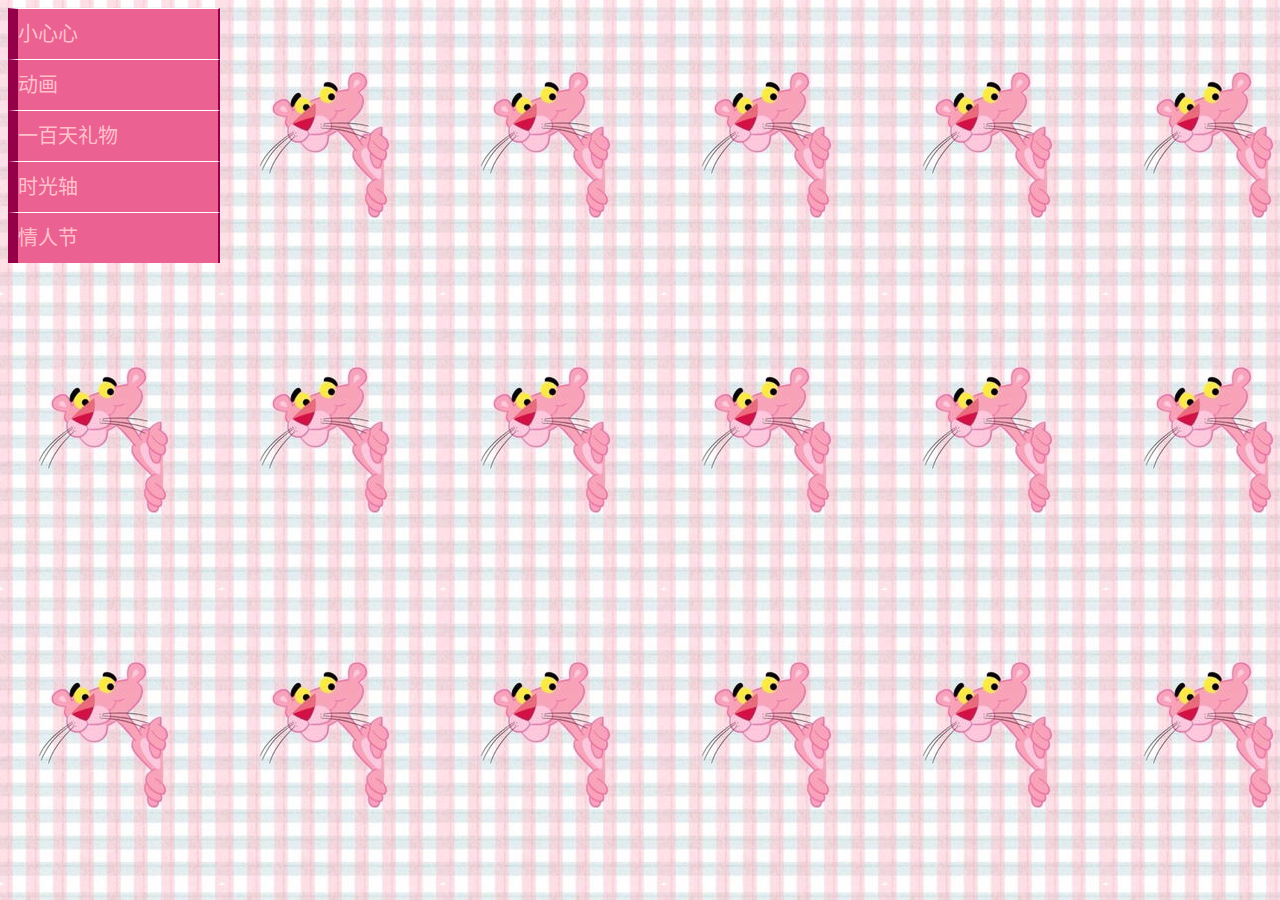
<file: love/index.html>
<!DOCTYPE html>
<html lang="zh-CN">
<head>

    <meta charset="UTF-8">
    <title>    臭居居    </title>
    <meta name="viewport" content="width=device-width, initial-scale=1, maximum-scale=1, user-scalable=no"/>
  
	 <link rel="stylesheet" href="css/uus.css">	
</head>

<body background="img/link.jpg" border="0" />

        <a href="ssh@fqj/0/index0.html" target="_blank">小心心</a>    

        <a href="ssh@fqj/1/index1.html" target="_blank">动画</a>
	
         <a href="ssh@fqj/2/index.html" target="_blank">一百天礼物</a>

          <a href="ssh@fqj/3/index.html" target="_blank">时光轴</a>

          <a href="ssh@fqj/4/index.html" target="_blank">情人节</a>	
	<br>
<!--
  <a href="ssh@fqj/3/3.zip" target="_blank">待修改</a>	
      
 -->
        
<!--
        <a href="sywj/djs/djs.html" target="_blank">2020年倒计时</a>	

	 -->

  	

</body>
</html>
</file>
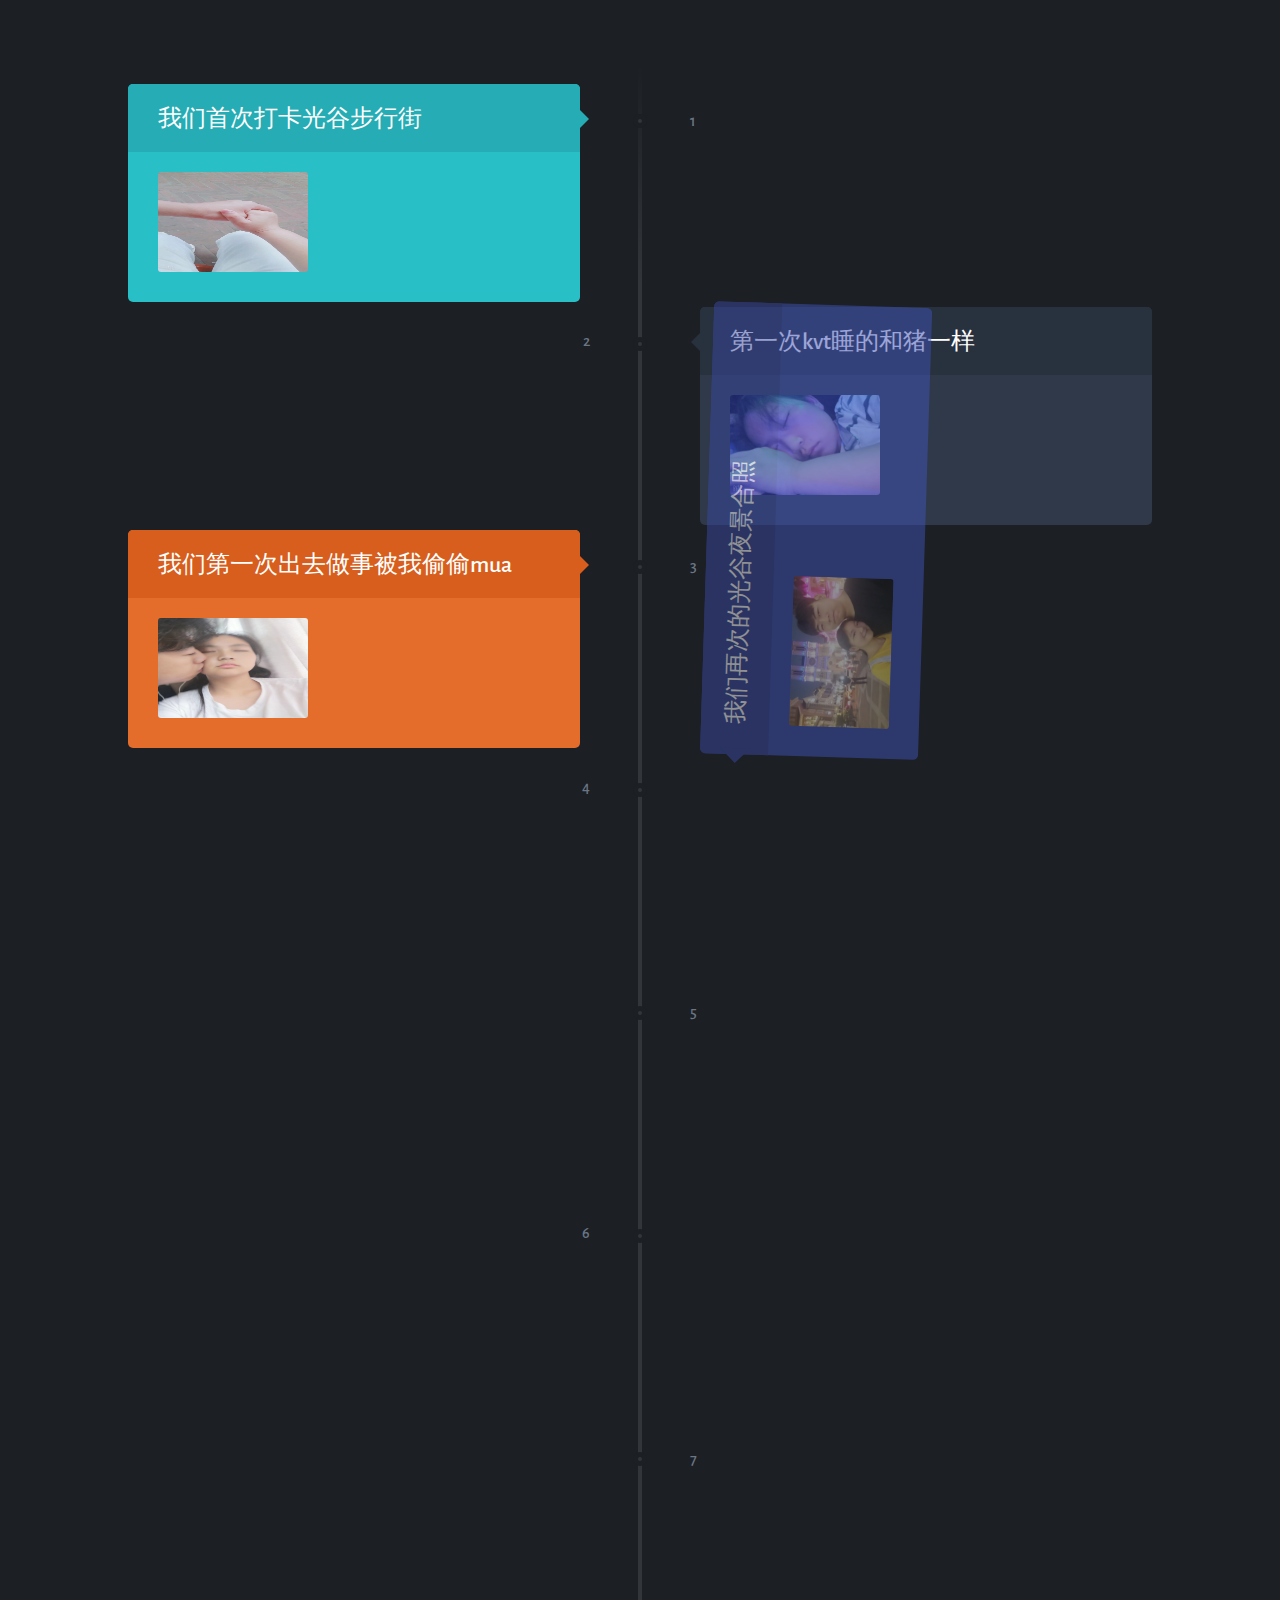
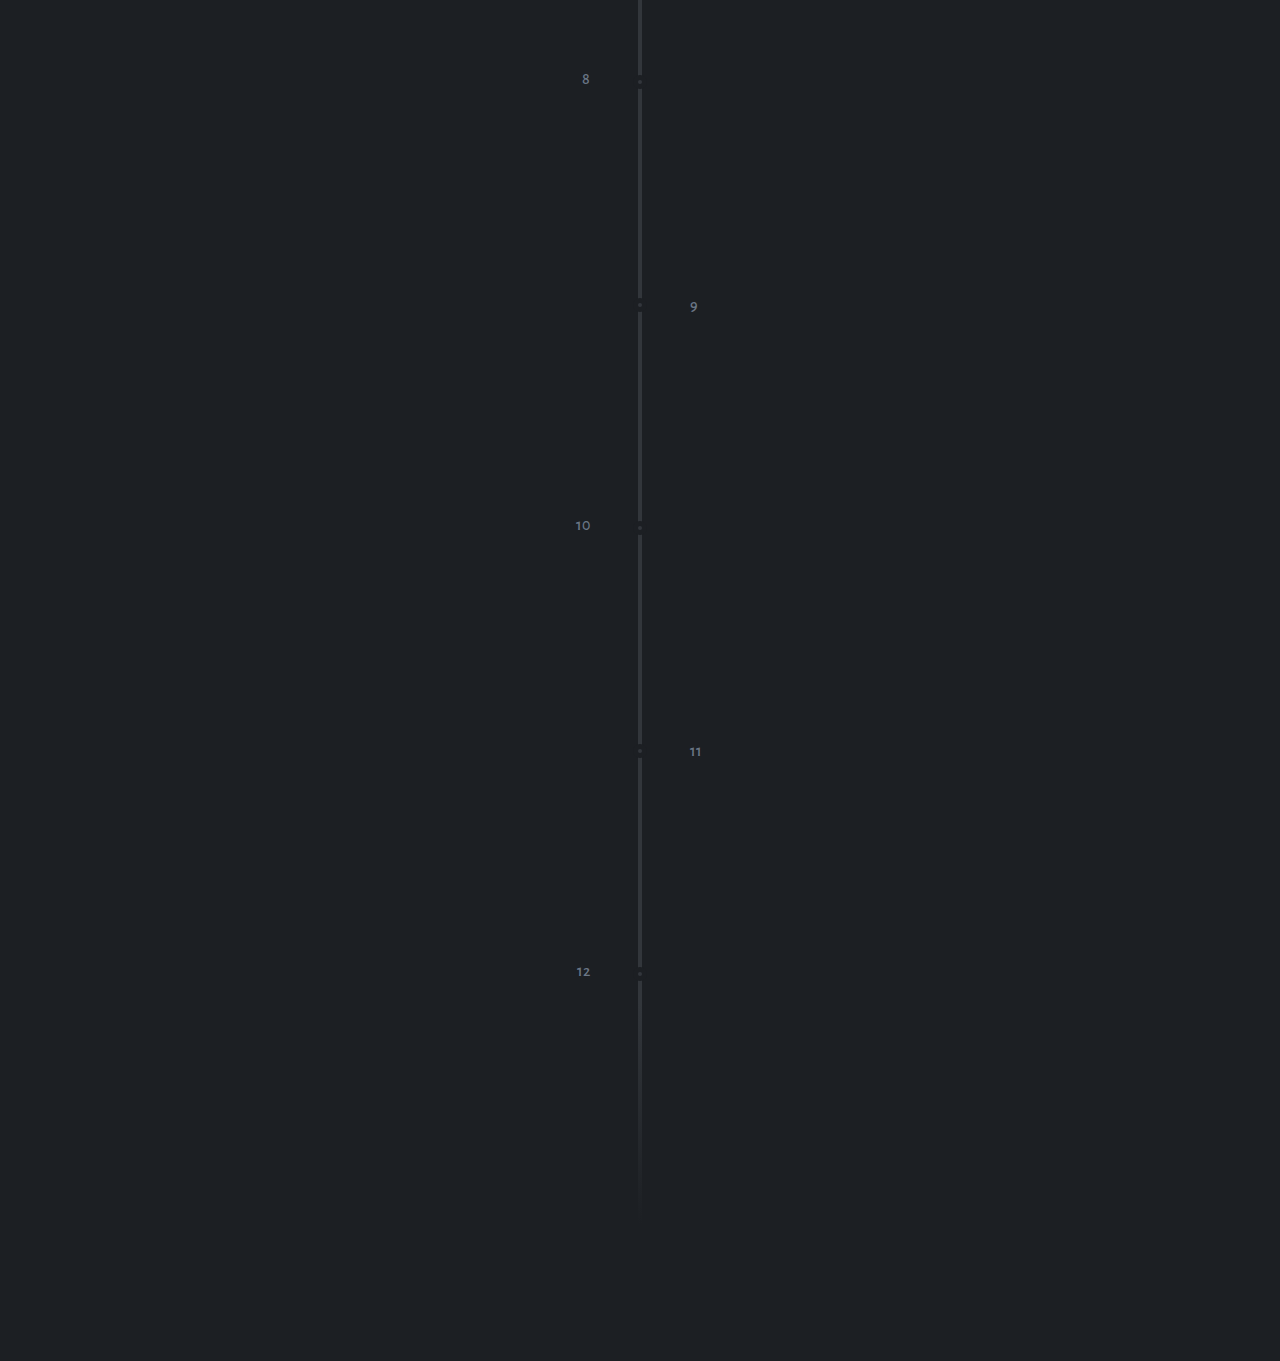
<file: love/ssh@fqj/3/index.html>
<!doctype html>
<html lang="en">
    <head>
        <meta charset="UTF-8">
        <meta name="viewport" content="width=device-width, initial-scale=1">
        <link rel="stylesheet" href="css/jazz-timeline.css">
        <title>甜蜜时刻 </title>         
    </head>
    <body class="custom-bg-dark">
        <div class="jazz-timeline-wrapper" id="skrollr-body">
            <div class="jazz-timeline dark-timeline ultimate-style">
            
                <div class="timeline-post turqoise-post">
                    <div class="timeline-meta">
                    	<div class="meta-details">1</div>
                    </div> 
                    <div class="timeline-icon icon-dot">
                        <div class="timeline-bar"></div>
                    </div>
                    <div class="timeline-content" 
                    data--20-bottom-top="opacity:0;top:-10%;transform:rotate(180deg);" 
                    data--50-bottom-bottom="opacity:1;top:3%;transform:rotate(0deg);transform-origin:0 0;">
                        <h2 class="content-title turqoise-title">我们首次打卡光谷步行街</h2>
                        <div class="content-details">
                           
							<img src="img/1/1571570728183.jpeg" width="150px" height="100px">
							
                        </div>
                    </div><!-- timeline content -->
                </div><!-- .timeline-post --> 
                
                <div class="timeline-post black-post">
                    <div class="timeline-meta">
                    	<div class="meta-details">2</div>
                    </div> 
                    <div class="timeline-icon icon-dot">
                        <div class="timeline-bar"></div>
                    </div>
                    <div class="timeline-content" 
                    data--20-bottom-top="opacity:0;top:-10%;transform:rotate(-180deg);" 
                    data--50-bottom-bottom="opacity:1;top:3%;transform:rotate(0deg);transform-origin:0 0;">
                        <h2 class="content-title black-title"> 第一次kvt睡的和猪一样</h2>
                        <div class="content-details">

								<img src="img/2/1571570740807.jpeg" width="150px" height="100px">
                        </div>
                    </div><!-- timeline content -->
                </div><!-- .timeline-post -->                            
            
                <div class="timeline-post brown-post">
                    <div class="timeline-meta">
                    	<div class="meta-details">3</div>
                    </div> 
                    <div class="timeline-icon icon-dot">
                        <div class="timeline-bar"></div>
                    </div>
                    <div class="timeline-content"  
                    data--80-bottom-top="opacity:0;top:-10%;transform:rotate(180deg);transform-origin:0 0 0 -180px;" 
                    data--80-bottom-bottom="opacity:1;top:3%;transform:rotate(0deg);transform-origin:0 0 0 0;">
                        <h2 class="content-title brown-title">我们第一次出去做事被我偷偷mua</h2>
                        <div class="content-details">
                            <img  src="img/3/1571570765744.jpeg" width="150px" height=" 100px">
                        </div>
                    </div><!-- timeline content -->
                </div><!-- .timeline-post -->             
            
                <div class="timeline-post indigo-post">
                    <div class="timeline-meta">
                    	<div class="meta-details">4</div>
                    </div> 
                    <div class="timeline-icon icon-dot">
                        <div class="timeline-bar"></div>
                    </div>
                    <div class="timeline-content" 
                    data--20-bottom-top="opacity:0;top:-10%;transform:rotate(-180deg);" 
                    data--50-bottom-bottom="opacity:1;top:3%;transform:rotate(0deg);transform-origin:0 0;">
                        <h2 class="content-title indigo-title">我们再次的光谷夜景合照</h2>
                        <div class="content-details">
                            <img src="img/4/1571570786158.jpeg" width=" 150px" height="100px" >
                        </div>
                    </div><!-- timeline content -->
                </div><!-- .timeline-post -->             
            
                <div class="timeline-post purple-post">
                    <div class="timeline-meta">
                    	<div class="meta-details">5</div>
                    </div> 
                    <div class="timeline-icon icon-dot">
                        <div class="timeline-bar"></div>
                    </div>
                    <div class="timeline-content"  
                    data--20-bottom-top="opacity:0;top:-10%;transform:rotate(180deg);" 
                    data--50-bottom-bottom="opacity:1;top:3%;transform:rotate(0deg);transform-origin:0 0;">
                        <h2 class="content-title purple-title">科技馆指尖biubiu</h2>
                        <div class="content-details">
                           <img src="img/5/1571570797831.jpeg" height="100px" width="150px" >
                        </div>
                    </div><!-- timeline content -->
                </div><!-- .timeline-post -->            
            
                <div class="timeline-post grey-post">
                    <div class="timeline-meta">
                    	<div class="meta-details">6</div>
                    </div> 
                    <div class="timeline-icon icon-dot">
                        <div class="timeline-bar"></div>
                    </div>
                    <div class="timeline-content" 
                    data--20-bottom-top="opacity:0;top:-10%;transform:rotate(-180deg);" 
                    data--50-bottom-bottom="opacity:1;top:3%;transform:rotate(0deg);transform-origin:0 0;">
                        <h2 class="content-title grey-title"> 我们首次博物馆（竟然挑逗我）</h2>
                        <div class="content-details">
                         <img src="img/6/1571570819071.jpeg" width="150px" height="100px">
                        </div>
                    </div><!-- timeline content -->
                </div><!-- .timeline-post -->             
            
                <div class="timeline-post blue-post">
                    <div class="timeline-meta">
                    	<div class="meta-details">7</div>
                    </div> 
                    <div class="timeline-icon icon-dot">
                        <div class="timeline-bar"></div>
                    </div>
                    <div class="timeline-content"  
                   data--20-bottom-top="opacity:0;top:-10%;transform:rotate(180deg);" 
                    data--50-bottom-bottom="opacity:1;top:3%;transform:rotate(0deg);transform-origin:0 0;">
                        <h2 class="content-title blue-title"> 我看你就是一头猪 </h2>
                        <div class="content-details">
                           <img src="img/7/1571570829047.jpeg" width=" 150px" height="100px">
                        </div>
                    </div><!-- timeline content -->
                </div><!-- .timeline-post -->            
            
                <div class="timeline-post red-post">
                    <div class="timeline-meta">
                    	<div class="meta-details">8</div>
                    </div> 
                    <div class="timeline-icon icon-dot">
                        <div class="timeline-bar"></div>
                    </div>
                    <div class="timeline-content" 
                    data--20-bottom-top="opacity:0;top:-10%;transform:rotate(-180deg);" 
                    data--50-bottom-bottom="opacity:1;top:3%;transform:rotate(0deg);transform-origin:0 0;">
                        <h2 class="content-title red-title"> 首次打卡武大 </h2>
                        <div class="content-details">
                           <img src="img/11/1571570977073.jpeg"  width="150px" height="100px">
                        </div>
                    </div><!-- timeline content -->
                </div><!-- .timeline-post -->
                
                <div class="timeline-post orange-post">
                    <div class="timeline-meta">
                    	<div class="meta-details">9</div>
                    </div>   
                    <div class="timeline-icon icon-dot">
                        <div class="timeline-bar"></div>
                    </div>                    
                    <div class="timeline-content"  
                    data--20-bottom-top="opacity:0;top:-10%;transform:rotate(180deg);" 
                    data--50-bottom-bottom="opacity:1;top:3%;transform:rotate(0deg);transform-origin:0 0;">
                        <h2 class="content-title orange-title"> 如此像你的娃娃也就这个了</h2>
                        <div class="content-details">
                            <img src="img/8/1571570851918.jpeg"  width="150px " height=" 100px">
                        </div>
                    </div><!-- timeline content -->
                </div><!-- .timeline-post -->
                
                <div class="timeline-post opal-post">
                    <div class="timeline-meta">
                    	<div class="meta-details">10</div>
                    </div>                 
                    <div class="timeline-icon icon-dot">
                        <div class="timeline-bar"></div>
                    </div>
                    <div class="timeline-content" 
                    data--20-bottom-top="opacity:0;top:-10%;transform:rotate(-180deg);" 
                    data--50-bottom-bottom="opacity:1;top:3%;transform:rotate(0deg);transform-origin:0 0;">
                        <h2 class="content-title opal-title">咱的首次女装（老脸一红） </h2>
                        <div class="content-details">
                            <img src="img/9/1571570869118.jpeg" width="150px" height=" 100px">
								
                        </div>
                    </div><!-- timeline content -->
                </div><!-- .timeline-post --> 
                
                <div class="timeline-post green-post">
                    <div class="timeline-meta">
                    	<div class="meta-details">11</div>
                    </div>                 
                    <div class="timeline-icon icon-dot">
                        <div class="timeline-bar"></div>
                    </div>
                    <div class="timeline-content"  
                    data--20-bottom-top="opacity:0;top:-10%;transform:rotate(180deg);" 
                    data--50-bottom-bottom="opacity:1;top:3%;transform:rotate(0deg);transform-origin:0 0;">
                        <h2 class="content-title green-title"> 咱们的第一套情侣装</h2>
                        <div class="content-details">
                          <img src="img/9/1571570872819.jpeg" width="150px" height="100px">
                        </div>
                    </div><!-- timeline content -->
                </div><!-- .timeline-post --> 
                
                
                <div class="timeline-post pink-post">
                    <div class="timeline-meta">
                    	<div class="meta-details">12</div>
                    </div>                 
                    <div class="timeline-icon icon-dot">
                        <div class="timeline-bar"></div>
                    </div>
                    <div class="timeline-content" 
                    data--20-bottom-top="opacity:0;top:-10%;transform:rotate(-180deg);" 
                    data--50-bottom-bottom="opacity:1;top:3%;transform:rotate(0deg);transform-origin:0 0;">
                        <h2 class="content-title pink-title">我们blingbling的背景</h2>
                        <div class="content-details">
                           <p>也是你给你家里看到的照片</p>
							<img src="img/10/1571570885146.jpeg"  width="150px" height=" 100px">
                        </div>
                    </div><!-- timeline content -->
                </div><!-- .timeline-post --> 
                                                         
            </div><!-- .timeline -->
        </div><!-- .jazz-timeline-wrapper -->
		<script type="text/javascript" src="js/skrollr.min.js"></script>
        <script type="text/javascript">
        	var s = skrollr.init();
        </script>
    </body>
</html>
</file>
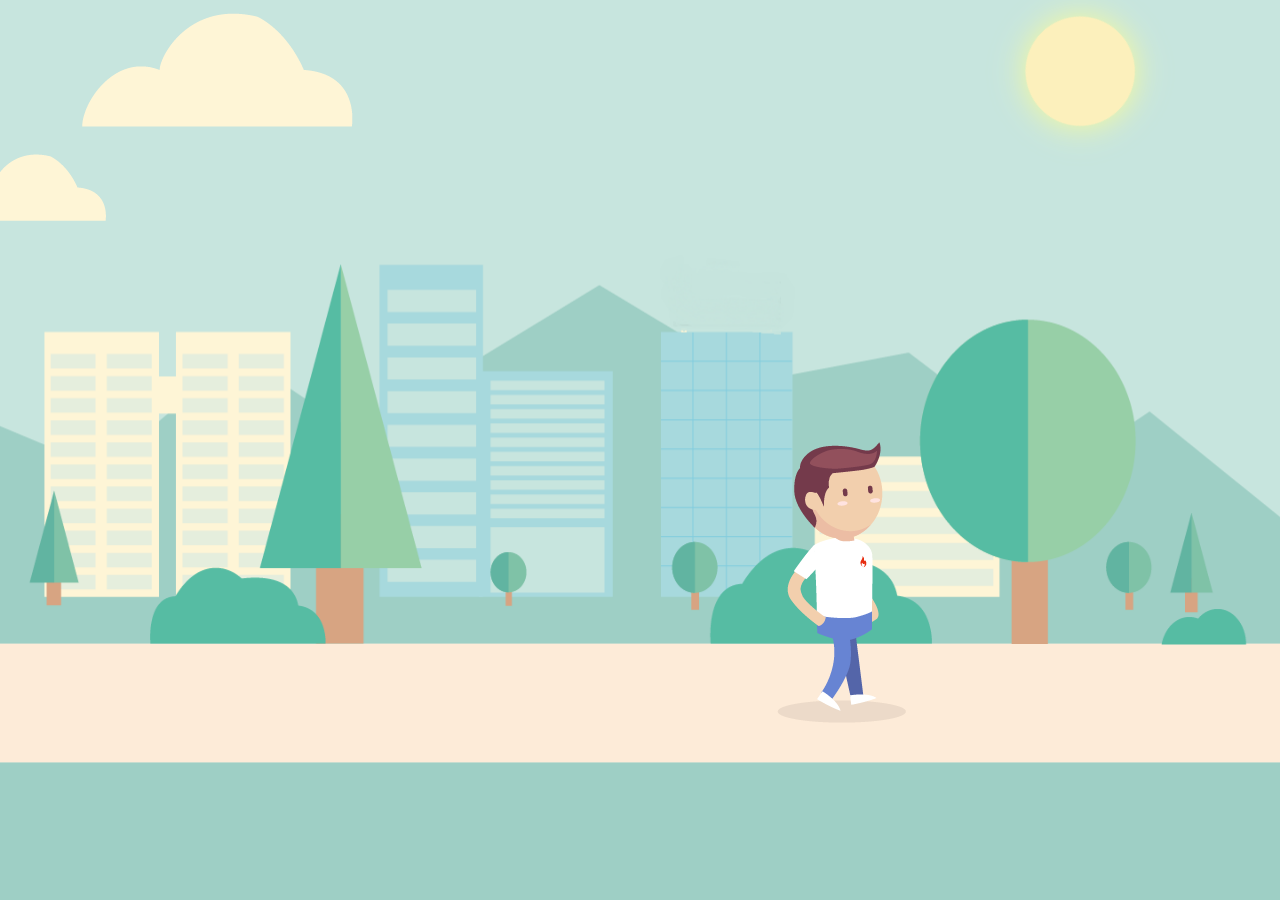
<file: love/ssh@fqj/1/index1.html>
﻿<!DOCTYPE html>
<html>
<head>
<meta http-equiv="Content-type" content="text/html; charset=utf-8" />
<title>付巧军我是你的小媳妇</title>

<link rel='stylesheet' href='css/55c16d94000109f300000000.css' />
<link rel='stylesheet' href='css/55c16dab0001286100000000.css' />
<link rel='stylesheet' href='css/55c16dc00001fa1a00000000.css' />
<link rel='stylesheet' href='css/55c16dda0001113100000000.css' />

<script type="text/javascript" src="js/55ac9a860001a6c500000000.js"></script>
<script type="text/javascript" src="js/55ac9ea30001ace700000000.js"></script>
<script type="text/javascript" src="js/55c16c910001e21b00000000.js"></script>

</head>

<body>
<div id='content'>
    <ul class='content-wrap'>
        <!-- 第一副画面 -->
        <li>
            <!-- 背景图 -->
            <div class="a_background">
                <div class="a_background_top"></div>
                <div class="a_background_middle"></div>
                <div class="a_background_botton"></div>
            </div>
            <!-- 云 -->
            <div class="cloudArea">
                <div class="cloud cloud1"></div>
                <div class="cloud cloud2"></div>
            </div>
            <!-- 太阳 -->
            <div id="sun"></div>
        </li>
        <!-- 第二副画面 -->
        <li>
            <!-- 背景图 -->
            <div class="b_background"></div>
            <div class="b_background_preload"></div>
            <!-- 商店 -->
            <div class="shop">
                <div class="door">
                    <div class="door-left"></div>
                    <div class="door-right"></div>
                </div>
                <!-- 灯 -->
                <div class="lamp"></div>
            </div>
            <!-- 鸟 -->
            <div class="bird"></div>
        </li>
        <!-- 第三副画面 -->
        <li>
            <!-- 背景图 -->
            <div class="c_background">
                <div class="c_background_top"></div>
                <div class="c_background_middle"></div>
                <div class="c_background_botton"></div>
            </div>
            <!-- 小女孩 -->
            <div class="girl"></div>
            <div class="bridge-bottom">
                <div class="water">
                    <div id="water1" class="water_1"></div>
                    <div id="water2" class="water_2"></div>
                    <div id="water3" class="water_3"></div>
                    <div id="water4" class="water_4"></div>
                </div>
            </div>
            <!-- 星星 -->
            <ul class="stars">
                <li class="stars1"></li>
                <li class="stars2"></li>
                <li class="stars3"></li>
                <li class="stars4"></li>
                <li class="stars5"></li>
                <li class="stars6"></li>
            </ul>
       
            <div class="logo">其实并不帅但是自称长得非常帅的宋世豪送给❥付巧军</div>
        </li>
    </ul>
    <!-- 雪花 -->
    <div id="snowflake"></div>
    <!-- 小男孩 -->
    <div id="boy" class="charector"></div>
</div>

<div style="text-align:center;">
<p> <a target="_blank">付巧军</a></p>
</div>

</body>
</html>
</file>
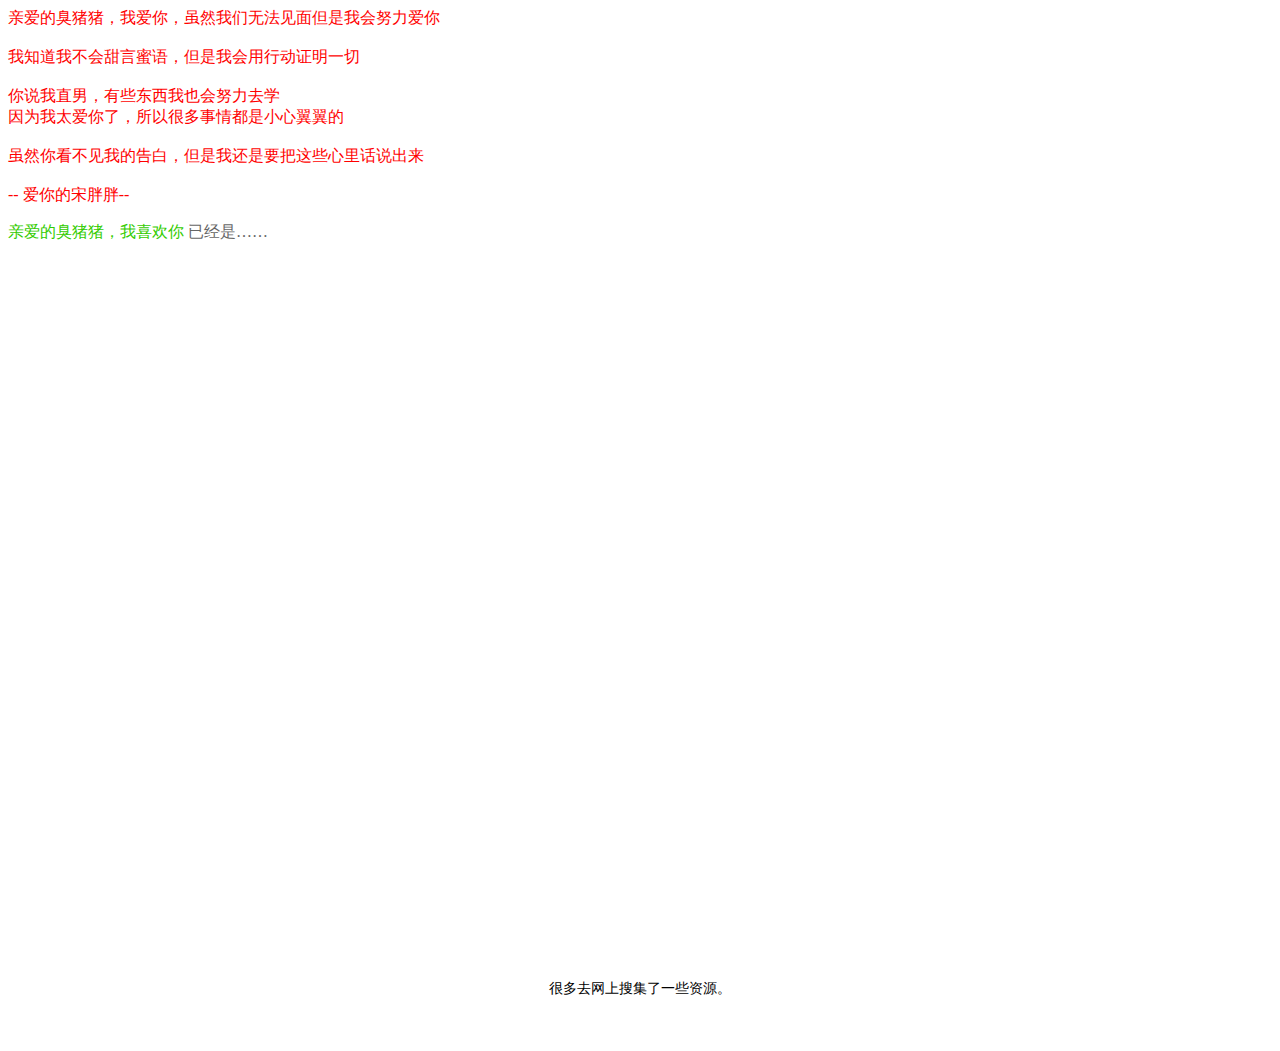
<file: love/ssh@fqj/4/a.html>
<!DOCTYPE html PUBLIC "-//W3C//DTD XHTML 1.0 Strict//EN" "http://www.w3.org/TR/xhtml1/DTD/xhtml1-strict.dtd">
<html xml:lang="en" xmlns="http://www.w3.org/1999/xhtml"><head><meta http-equiv="Content-Type" content="text/html; charset=UTF-8">
		<title>情人节</title>
        <link type="text/css" rel="stylesheet" href="http://xcdn.php.cn/js/qita/jQueryHtml5%E5%94%AF%E7%BE%8E%E8%A1%A8%E7%99%BD%E5%8A%A8%E7%94%BB%E4%BB%A3%E7%A0%81/js/default.css">
		<script type="text/javascript" src="http://xcdn.php.cn/js/qita/jQueryHtml5%E5%94%AF%E7%BE%8E%E8%A1%A8%E7%99%BD%E5%8A%A8%E7%94%BB%E4%BB%A3%E7%A0%81/js/jquery.min.js"></script>
		<script type="text/javascript" src="http://xcdn.php.cn/js/qita/jQueryHtml5%E5%94%AF%E7%BE%8E%E8%A1%A8%E7%99%BD%E5%8A%A8%E7%94%BB%E4%BB%A3%E7%A0%81/js/jscex.min.js"></script>
		<script type="text/javascript" src="http://xcdn.php.cn/js/qita/jQueryHtml5%E5%94%AF%E7%BE%8E%E8%A1%A8%E7%99%BD%E5%8A%A8%E7%94%BB%E4%BB%A3%E7%A0%81/js/jscex-parser.js"></script>
		<script type="text/javascript" src="http://xcdn.php.cn/js/qita/jQueryHtml5%E5%94%AF%E7%BE%8E%E8%A1%A8%E7%99%BD%E5%8A%A8%E7%94%BB%E4%BB%A3%E7%A0%81/js/jscex-jit.js"></script>
		<script type="text/javascript" src="http://xcdn.php.cn/js/qita/jQueryHtml5%E5%94%AF%E7%BE%8E%E8%A1%A8%E7%99%BD%E5%8A%A8%E7%94%BB%E4%BB%A3%E7%A0%81/js/jscex-builderbase.min.js"></script>
		<script type="text/javascript" src="http://xcdn.php.cn/js/qita/jQueryHtml5%E5%94%AF%E7%BE%8E%E8%A1%A8%E7%99%BD%E5%8A%A8%E7%94%BB%E4%BB%A3%E7%A0%81/js/jscex-async.min.js"></script>
		<script type="text/javascript" src="http://xcdn.php.cn/js/qita/jQueryHtml5%E5%94%AF%E7%BE%8E%E8%A1%A8%E7%99%BD%E5%8A%A8%E7%94%BB%E4%BB%A3%E7%A0%81/js/jscex-async-powerpack.min.js" charset="utf-8"></script>
		<script type="text/javascript" src="http://xcdn.php.cn/js/qita/jQueryHtml5%E5%94%AF%E7%BE%8E%E8%A1%A8%E7%99%BD%E5%8A%A8%E7%94%BB%E4%BB%A3%E7%A0%81/js/love.js" charset="utf-8"></script>
	    <style type="text/css">
<!--
.STYLE1 {color: #666666}
-->
        </style>
</head>
    <body>
			<audio autoplay="autopaly">
					<source src="renxi.mp3" type="renxi.mp3" />
			</audio>  
        <div id="main">
        
             <div id="wrap">
                <div id="text">
			        <div id="code">
			      <font color="#FF0000">  	<span class="say">亲爱的臭猪猪，我爱你，虽然我们无法见面但是我会努力爱你</span><br>
						<span class="say"> </span><br>
<span class="say"> 我知道我不会甜言蜜语，但是我会用行动证明一切</span><br>
						<span class="say"> </span><br>
						
						
			        	
			        	<span class="say">你说我直男，有些东西我也会努力去学</span><br>
<span class="say">因为我太爱你了，所以很多事情都是小心翼翼的</span><br>
<span class="say"></span><br>

 <span class="say">虽然你看不见我的告白，但是我还是要把这些心里话说出来</span><br>
						<span class="say"> </span><br>
                        <span class="say"><span class="space"></span> -- 爱你的宋胖胖--</span>
			  </font></p>
      </div>
                </div>
                <div id="clock-box">
                    <span class="STYLE1"></span><font color="#33CC00">亲爱的臭猪猪，我喜欢你</font>
<span class="STYLE1">已经是……</span>
                  <div id="clock"></div>
              </div>
                <canvas id="canvas" width="1100" height="680"></canvas>
            </div>
            
        </div>
    
    <script>
    </script>

    <script>
    (function(){
        var canvas = $('#canvas');
		
        if (!canvas[0].getContext) {
            $("#error").show();
            return false;        }

        var width = canvas.width();
        var height = canvas.height();        
        canvas.attr("width", width);
        canvas.attr("height", height);
        var opts = {
            seed: {
                x: width / 2 - 20,
                color: "rgb(190, 26, 37)",
                scale: 2
            },
            branch: [
                [535, 680, 570, 250, 500, 200, 30, 100, [
                    [540, 500, 455, 417, 340, 400, 13, 100, [
                        [450, 435, 434, 430, 394, 395, 2, 40]
                    ]],
                    [550, 445, 600, 356, 680, 345, 12, 100, [
                        [578, 400, 648, 409, 661, 426, 3, 80]
                    ]],
                    [539, 281, 537, 248, 534, 217, 3, 40],
                    [546, 397, 413, 247, 328, 244, 9, 80, [
                        [427, 286, 383, 253, 371, 205, 2, 40],
                        [498, 345, 435, 315, 395, 330, 4, 60]
                    ]],
                    [546, 357, 608, 252, 678, 221, 6, 100, [
                        [590, 293, 646, 277, 648, 271, 2, 80]
                    ]]
                ]] 
            ],
            bloom: {
                num: 700,
                width: 1080,
                height: 650,
            },
            footer: {
                width: 1200,
                height: 5,
                speed: 10,
            }
        }

        var tree = new Tree(canvas[0], width, height, opts);
        var seed = tree.seed;
        var foot = tree.footer;
        var hold = 1;

        canvas.click(function(e) {
            var offset = canvas.offset(), x, y;
            x = e.pageX - offset.left;
            y = e.pageY - offset.top;
            if (seed.hover(x, y)) {
                hold = 0; 
                canvas.unbind("click");
                canvas.unbind("mousemove");
                canvas.removeClass('hand');
            }
        }).mousemove(function(e){
            var offset = canvas.offset(), x, y;
            x = e.pageX - offset.left;
            y = e.pageY - offset.top;
            canvas.toggleClass('hand', seed.hover(x, y));
        });

        var seedAnimate = eval(Jscex.compile("async", function () {
            seed.draw();
            while (hold) {
                $await(Jscex.Async.sleep(10));
            }
            while (seed.canScale()) {
                seed.scale(0.95);
                $await(Jscex.Async.sleep(10));
            }
            while (seed.canMove()) {
                seed.move(0, 2);
                foot.draw();
                $await(Jscex.Async.sleep(10));
            }
        }));

        var growAnimate = eval(Jscex.compile("async", function () {
            do {
    	        tree.grow();
                $await(Jscex.Async.sleep(10));
            } while (tree.canGrow());
        }));

        var flowAnimate = eval(Jscex.compile("async", function () {
            do {
    	        tree.flower(2);
                $await(Jscex.Async.sleep(10));
            } while (tree.canFlower());
        }));

        var moveAnimate = eval(Jscex.compile("async", function () {
            tree.snapshot("p1", 240, 0, 610, 680);
            while (tree.move("p1", 500, 0)) {
                foot.draw();
                $await(Jscex.Async.sleep(10));
            }
            foot.draw();
            tree.snapshot("p2", 500, 0, 610, 680);

            // 会有闪烁不得意这样做, (＞﹏＜)
            canvas.parent().css("background", "url(" + tree.toDataURL('image/png') + ")");
            canvas.css("background", "#ffe");
            $await(Jscex.Async.sleep(300));
            canvas.css("background", "none");
        }));

        var jumpAnimate = eval(Jscex.compile("async", function () {
            var ctx = tree.ctx;
            while (true) {
                tree.ctx.clearRect(0, 0, width, height);
                tree.jump();
                foot.draw();
                $await(Jscex.Async.sleep(25));
            }
        }));

        var textAnimate = eval(Jscex.compile("async", function () {
		    var together = new Date();
		    together.setFullYear(2019, 6 , 12); 			//时间年月日
		    together.setHours(16);						//小时	
		    together.setMinutes(53);					//分钟
		    together.setSeconds(0);					//秒前一位
		    together.setMilliseconds(2);				//秒第二位

		    $("#code").show().typewriter();
            $("#clock-box").fadeIn(500);
            while (true) {
                timeElapse(together);
                $await(Jscex.Async.sleep(1000));
            }
        }));

        var runAsync = eval(Jscex.compile("async", function () {
            $await(seedAnimate());
            $await(growAnimate());
            $await(flowAnimate());
            $await(moveAnimate());

            textAnimate().start();

            $await(jumpAnimate());
        }));

        runAsync().start();
    })();
    </script>
<div style="text-align:center;margin:50px 0; font:normal 14px/24px 'MicroSoft YaHei';">
<p>很多去网上搜集了一些资源。</p>

</div>
</body>
</html>
</file>
<file: love/css/uus.css>
/* CSS Document */

  *{
  	font-family: 楷体
  	color: #000000;
  }
  a{
        background-color: #ea6192;
        display: block;
        height: 50px;
        width: 200px;
        line-height: 50px;
        text-decoration:none;
        color: #fff;
        border-left: 10px solid #950148;
        border-right: 2px solid #950148;
        border-top:  1px solid #fff;
    }
  a:link{
  	font-family: 楷书;
  	font-size: 20px;
  	color: pink;
  }
  a:visited{
  	font-family: 宋体;
  	font-size: 24px;
  	color: pink;
  }
  a:focus{
  	font-size: 30px;
  	font-family: 魏体;
  	color: red;
  }
  a:hover{
    background-color: #c3045f;
  	font-size: 24px;
  	font-family: 柳体;
  	color: green;
  }
  a:active{
  	font-family: "黑体";
  	font-size: 30px;
  	color: blue;
  	background-color: pink;
  }
</file>
<file: love/ssh@fqj/3/css/jazz-timeline.css>
@import "https://fonts.useso.com/css?family=Work+Sans:400,300,500";@import "https://fonts.useso.com/css?family=Arvo:400,400italic,700";@import "https://fonts.googleapis.com/css?family=PT+Serif:400,400italic,700";@import "https://fonts.googleapis.com/css?family=Alegreya+Sans:400,300,300italic,400italic,500,500italic,700,700italic";@font-face{font-family:'FontAwesome';src:url(../fonts/fontawesome/fontawesome-webfont.eot?v=4.5.0);src:url(../fonts/fontawesome/fontawesome-webfont.eot?#iefix&v=4.5.0) format("embedded-opentype"),url(../fonts/fontawesome/fontawesome-webfont.woff2?v=4.5.0) format("woff2"),url(../fonts/fontawesome/fontawesome-webfont.woff?v=4.5.0) format("woff"),url(../fonts/fontawesome/fontawesome-webfont.ttf?v=4.5.0) format("truetype"),url(../fonts/fontawesome/fontawesome-webfont.svg?v=4.5.0#fontawesomeregular) format("svg");font-weight:400;font-style:normal}.fa{display:inline-block;font:normal normal normal 14px/1 FontAwesome;font-size:inherit;text-rendering:auto;-webkit-font-smoothing:antialiased;-moz-osx-font-smoothing:grayscale}.fa-lg{font-size:1.33333333em;line-height:.75em;vertical-align:-15%}.fa-2x{font-size:2em}.fa-3x{font-size:3em}.fa-4x{font-size:4em}.fa-5x{font-size:5em}.fa-fw{width:1.28571429em;text-align:center}.fa-ul{padding-left:0;margin-left:2.14285714em;list-style-type:none}.fa-ul>li{position:relative}.fa-li{position:absolute;left:-2.14285714em;width:2.14285714em;top:.14285714em;text-align:center}.fa-li.fa-lg{left:-1.85714286em}.fa-border{padding:.2em .25em .15em;border:solid .08em #eee;border-radius:.1em}.fa-pull-left{float:left}.fa-pull-right{float:right}.fa.fa-pull-left{margin-right:.3em}.fa.fa-pull-right{margin-left:.3em}.pull-right{float:right}.pull-left{float:left}.fa.pull-left{margin-right:.3em}.fa.pull-right{margin-left:.3em}.fa-spin{-webkit-animation:fa-spin 2s infinite linear;animation:fa-spin 2s infinite linear}.fa-pulse{-webkit-animation:fa-spin 1s infinite steps(8);animation:fa-spin 1s infinite steps(8)}@-webkit-keyframes fa-spin{0%{-webkit-transform:rotate(0deg);transform:rotate(0deg)}100%{-webkit-transform:rotate(359deg);transform:rotate(359deg)}}@keyframes fa-spin{0%{-webkit-transform:rotate(0deg);transform:rotate(0deg)}100%{-webkit-transform:rotate(359deg);transform:rotate(359deg)}}.fa-rotate-90{filter:progid:DXImageTransform.Microsoft.BasicImage(rotation=1);-webkit-transform:rotate(90deg);-ms-transform:rotate(90deg);transform:rotate(90deg)}.fa-rotate-180{filter:progid:DXImageTransform.Microsoft.BasicImage(rotation=2);-webkit-transform:rotate(180deg);-ms-transform:rotate(180deg);transform:rotate(180deg)}.fa-rotate-270{filter:progid:DXImageTransform.Microsoft.BasicImage(rotation=3);-webkit-transform:rotate(270deg);-ms-transform:rotate(270deg);transform:rotate(270deg)}.fa-flip-horizontal{filter:progid:DXImageTransform.Microsoft.BasicImage(rotation=0,mirror=1);-webkit-transform:scale(-1,1);-ms-transform:scale(-1,1);transform:scale(-1,1)}.fa-flip-vertical{filter:progid:DXImageTransform.Microsoft.BasicImage(rotation=2,mirror=1);-webkit-transform:scale(1,-1);-ms-transform:scale(1,-1);transform:scale(1,-1)}:root .fa-rotate-90,:root .fa-rotate-180,:root .fa-rotate-270,:root .fa-flip-horizontal,:root .fa-flip-vertical{filter:none}.fa-stack{position:relative;display:inline-block;width:2em;height:2em;line-height:2em;vertical-align:middle}.fa-stack-1x,.fa-stack-2x{position:absolute;left:0;width:100%;text-align:center}.fa-stack-1x{line-height:inherit}.fa-stack-2x{font-size:2em}.fa-inverse{color:#fff}.fa-glass:before{content:"\f000"}.fa-music:before{content:"\f001"}.fa-search:before{content:"\f002"}.fa-envelope-o:before{content:"\f003"}.fa-heart:before{content:"\f004"}.fa-star:before{content:"\f005"}.fa-star-o:before{content:"\f006"}.fa-user:before{content:"\f007"}.fa-film:before{content:"\f008"}.fa-th-large:before{content:"\f009"}.fa-th:before{content:"\f00a"}.fa-th-list:before{content:"\f00b"}.fa-check:before{content:"\f00c"}.fa-remove:before,.fa-close:before,.fa-times:before{content:"\f00d"}.fa-search-plus:before{content:"\f00e"}.fa-search-minus:before{content:"\f010"}.fa-power-off:before{content:"\f011"}.fa-signal:before{content:"\f012"}.fa-gear:before,.fa-cog:before{content:"\f013"}.fa-trash-o:before{content:"\f014"}.fa-home:before{content:"\f015"}.fa-file-o:before{content:"\f016"}.fa-clock-o:before{content:"\f017"}.fa-road:before{content:"\f018"}.fa-download:before{content:"\f019"}.fa-arrow-circle-o-down:before{content:"\f01a"}.fa-arrow-circle-o-up:before{content:"\f01b"}.fa-inbox:before{content:"\f01c"}.fa-play-circle-o:before{content:"\f01d"}.fa-rotate-right:before,.fa-repeat:before{content:"\f01e"}.fa-refresh:before{content:"\f021"}.fa-list-alt:before{content:"\f022"}.fa-lock:before{content:"\f023"}.fa-flag:before{content:"\f024"}.fa-headphones:before{content:"\f025"}.fa-volume-off:before{content:"\f026"}.fa-volume-down:before{content:"\f027"}.fa-volume-up:before{content:"\f028"}.fa-qrcode:before{content:"\f029"}.fa-barcode:before{content:"\f02a"}.fa-tag:before{content:"\f02b"}.fa-tags:before{content:"\f02c"}.fa-book:before{content:"\f02d"}.fa-bookmark:before{content:"\f02e"}.fa-print:before{content:"\f02f"}.fa-camera:before{content:"\f030"}.fa-font:before{content:"\f031"}.fa-bold:before{content:"\f032"}.fa-italic:before{content:"\f033"}.fa-text-height:before{content:"\f034"}.fa-text-width:before{content:"\f035"}.fa-align-left:before{content:"\f036"}.fa-align-center:before{content:"\f037"}.fa-align-right:before{content:"\f038"}.fa-align-justify:before{content:"\f039"}.fa-list:before{content:"\f03a"}.fa-dedent:before,.fa-outdent:before{content:"\f03b"}.fa-indent:before{content:"\f03c"}.fa-video-camera:before{content:"\f03d"}.fa-photo:before,.fa-image:before,.fa-picture-o:before{content:"\f03e"}.fa-pencil:before{content:"\f040"}.fa-map-marker:before{content:"\f041"}.fa-adjust:before{content:"\f042"}.fa-tint:before{content:"\f043"}.fa-edit:before,.fa-pencil-square-o:before{content:"\f044"}.fa-share-square-o:before{content:"\f045"}.fa-check-square-o:before{content:"\f046"}.fa-arrows:before{content:"\f047"}.fa-step-backward:before{content:"\f048"}.fa-fast-backward:before{content:"\f049"}.fa-backward:before{content:"\f04a"}.fa-play:before{content:"\f04b"}.fa-pause:before{content:"\f04c"}.fa-stop:before{content:"\f04d"}.fa-forward:before{content:"\f04e"}.fa-fast-forward:before{content:"\f050"}.fa-step-forward:before{content:"\f051"}.fa-eject:before{content:"\f052"}.fa-chevron-left:before{content:"\f053"}.fa-chevron-right:before{content:"\f054"}.fa-plus-circle:before{content:"\f055"}.fa-minus-circle:before{content:"\f056"}.fa-times-circle:before{content:"\f057"}.fa-check-circle:before{content:"\f058"}.fa-question-circle:before{content:"\f059"}.fa-info-circle:before{content:"\f05a"}.fa-crosshairs:before{content:"\f05b"}.fa-times-circle-o:before{content:"\f05c"}.fa-check-circle-o:before{content:"\f05d"}.fa-ban:before{content:"\f05e"}.fa-arrow-left:before{content:"\f060"}.fa-arrow-right:before{content:"\f061"}.fa-arrow-up:before{content:"\f062"}.fa-arrow-down:before{content:"\f063"}.fa-mail-forward:before,.fa-share:before{content:"\f064"}.fa-expand:before{content:"\f065"}.fa-compress:before{content:"\f066"}.fa-plus:before{content:"\f067"}.fa-minus:before{content:"\f068"}.fa-asterisk:before{content:"\f069"}.fa-exclamation-circle:before{content:"\f06a"}.fa-gift:before{content:"\f06b"}.fa-leaf:before{content:"\f06c"}.fa-fire:before{content:"\f06d"}.fa-eye:before{content:"\f06e"}.fa-eye-slash:before{content:"\f070"}.fa-warning:before,.fa-exclamation-triangle:before{content:"\f071"}.fa-plane:before{content:"\f072"}.fa-calendar:before{content:"\f073"}.fa-random:before{content:"\f074"}.fa-comment:before{content:"\f075"}.fa-magnet:before{content:"\f076"}.fa-chevron-up:before{content:"\f077"}.fa-chevron-down:before{content:"\f078"}.fa-retweet:before{content:"\f079"}.fa-shopping-cart:before{content:"\f07a"}.fa-folder:before{content:"\f07b"}.fa-folder-open:before{content:"\f07c"}.fa-arrows-v:before{content:"\f07d"}.fa-arrows-h:before{content:"\f07e"}.fa-bar-chart-o:before,.fa-bar-chart:before{content:"\f080"}.fa-twitter-square:before{content:"\f081"}.fa-facebook-square:before{content:"\f082"}.fa-camera-retro:before{content:"\f083"}.fa-key:before{content:"\f084"}.fa-gears:before,.fa-cogs:before{content:"\f085"}.fa-comments:before{content:"\f086"}.fa-thumbs-o-up:before{content:"\f087"}.fa-thumbs-o-down:before{content:"\f088"}.fa-star-half:before{content:"\f089"}.fa-heart-o:before{content:"\f08a"}.fa-sign-out:before{content:"\f08b"}.fa-linkedin-square:before{content:"\f08c"}.fa-thumb-tack:before{content:"\f08d"}.fa-external-link:before{content:"\f08e"}.fa-sign-in:before{content:"\f090"}.fa-trophy:before{content:"\f091"}.fa-github-square:before{content:"\f092"}.fa-upload:before{content:"\f093"}.fa-lemon-o:before{content:"\f094"}.fa-phone:before{content:"\f095"}.fa-square-o:before{content:"\f096"}.fa-bookmark-o:before{content:"\f097"}.fa-phone-square:before{content:"\f098"}.fa-twitter:before{content:"\f099"}.fa-facebook-f:before,.fa-facebook:before{content:"\f09a"}.fa-github:before{content:"\f09b"}.fa-unlock:before{content:"\f09c"}.fa-credit-card:before{content:"\f09d"}.fa-feed:before,.fa-rss:before{content:"\f09e"}.fa-hdd-o:before{content:"\f0a0"}.fa-bullhorn:before{content:"\f0a1"}.fa-bell:before{content:"\f0f3"}.fa-certificate:before{content:"\f0a3"}.fa-hand-o-right:before{content:"\f0a4"}.fa-hand-o-left:before{content:"\f0a5"}.fa-hand-o-up:before{content:"\f0a6"}.fa-hand-o-down:before{content:"\f0a7"}.fa-arrow-circle-left:before{content:"\f0a8"}.fa-arrow-circle-right:before{content:"\f0a9"}.fa-arrow-circle-up:before{content:"\f0aa"}.fa-arrow-circle-down:before{content:"\f0ab"}.fa-globe:before{content:"\f0ac"}.fa-wrench:before{content:"\f0ad"}.fa-tasks:before{content:"\f0ae"}.fa-filter:before{content:"\f0b0"}.fa-briefcase:before{content:"\f0b1"}.fa-arrows-alt:before{content:"\f0b2"}.fa-group:before,.fa-users:before{content:"\f0c0"}.fa-chain:before,.fa-link:before{content:"\f0c1"}.fa-cloud:before{content:"\f0c2"}.fa-flask:before{content:"\f0c3"}.fa-cut:before,.fa-scissors:before{content:"\f0c4"}.fa-copy:before,.fa-files-o:before{content:"\f0c5"}.fa-paperclip:before{content:"\f0c6"}.fa-save:before,.fa-floppy-o:before{content:"\f0c7"}.fa-square:before{content:"\f0c8"}.fa-navicon:before,.fa-reorder:before,.fa-bars:before{content:"\f0c9"}.fa-list-ul:before{content:"\f0ca"}.fa-list-ol:before{content:"\f0cb"}.fa-strikethrough:before{content:"\f0cc"}.fa-underline:before{content:"\f0cd"}.fa-table:before{content:"\f0ce"}.fa-magic:before{content:"\f0d0"}.fa-truck:before{content:"\f0d1"}.fa-pinterest:before{content:"\f0d2"}.fa-pinterest-square:before{content:"\f0d3"}.fa-google-plus-square:before{content:"\f0d4"}.fa-google-plus:before{content:"\f0d5"}.fa-money:before{content:"\f0d6"}.fa-caret-down:before{content:"\f0d7"}.fa-caret-up:before{content:"\f0d8"}.fa-caret-left:before{content:"\f0d9"}.fa-caret-right:before{content:"\f0da"}.fa-columns:before{content:"\f0db"}.fa-unsorted:before,.fa-sort:before{content:"\f0dc"}.fa-sort-down:before,.fa-sort-desc:before{content:"\f0dd"}.fa-sort-up:before,.fa-sort-asc:before{content:"\f0de"}.fa-envelope:before{content:"\f0e0"}.fa-linkedin:before{content:"\f0e1"}.fa-rotate-left:before,.fa-undo:before{content:"\f0e2"}.fa-legal:before,.fa-gavel:before{content:"\f0e3"}.fa-dashboard:before,.fa-tachometer:before{content:"\f0e4"}.fa-comment-o:before{content:"\f0e5"}.fa-comments-o:before{content:"\f0e6"}.fa-flash:before,.fa-bolt:before{content:"\f0e7"}.fa-sitemap:before{content:"\f0e8"}.fa-umbrella:before{content:"\f0e9"}.fa-paste:before,.fa-clipboard:before{content:"\f0ea"}.fa-lightbulb-o:before{content:"\f0eb"}.fa-exchange:before{content:"\f0ec"}.fa-cloud-download:before{content:"\f0ed"}.fa-cloud-upload:before{content:"\f0ee"}.fa-user-md:before{content:"\f0f0"}.fa-stethoscope:before{content:"\f0f1"}.fa-suitcase:before{content:"\f0f2"}.fa-bell-o:before{content:"\f0a2"}.fa-coffee:before{content:"\f0f4"}.fa-cutlery:before{content:"\f0f5"}.fa-file-text-o:before{content:"\f0f6"}.fa-building-o:before{content:"\f0f7"}.fa-hospital-o:before{content:"\f0f8"}.fa-ambulance:before{content:"\f0f9"}.fa-medkit:before{content:"\f0fa"}.fa-fighter-jet:before{content:"\f0fb"}.fa-beer:before{content:"\f0fc"}.fa-h-square:before{content:"\f0fd"}.fa-plus-square:before{content:"\f0fe"}.fa-angle-double-left:before{content:"\f100"}.fa-angle-double-right:before{content:"\f101"}.fa-angle-double-up:before{content:"\f102"}.fa-angle-double-down:before{content:"\f103"}.fa-angle-left:before{content:"\f104"}.fa-angle-right:before{content:"\f105"}.fa-angle-up:before{content:"\f106"}.fa-angle-down:before{content:"\f107"}.fa-desktop:before{content:"\f108"}.fa-laptop:before{content:"\f109"}.fa-tablet:before{content:"\f10a"}.fa-mobile-phone:before,.fa-mobile:before{content:"\f10b"}.fa-circle-o:before{content:"\f10c"}.fa-quote-left:before{content:"\f10d"}.fa-quote-right:before{content:"\f10e"}.fa-spinner:before{content:"\f110"}.fa-circle:before{content:"\f111"}.fa-mail-reply:before,.fa-reply:before{content:"\f112"}.fa-github-alt:before{content:"\f113"}.fa-folder-o:before{content:"\f114"}.fa-folder-open-o:before{content:"\f115"}.fa-smile-o:before{content:"\f118"}.fa-frown-o:before{content:"\f119"}.fa-meh-o:before{content:"\f11a"}.fa-gamepad:before{content:"\f11b"}.fa-keyboard-o:before{content:"\f11c"}.fa-flag-o:before{content:"\f11d"}.fa-flag-checkered:before{content:"\f11e"}.fa-terminal:before{content:"\f120"}.fa-code:before{content:"\f121"}.fa-mail-reply-all:before,.fa-reply-all:before{content:"\f122"}.fa-star-half-empty:before,.fa-star-half-full:before,.fa-star-half-o:before{content:"\f123"}.fa-location-arrow:before{content:"\f124"}.fa-crop:before{content:"\f125"}.fa-code-fork:before{content:"\f126"}.fa-unlink:before,.fa-chain-broken:before{content:"\f127"}.fa-question:before{content:"\f128"}.fa-info:before{content:"\f129"}.fa-exclamation:before{content:"\f12a"}.fa-superscript:before{content:"\f12b"}.fa-subscript:before{content:"\f12c"}.fa-eraser:before{content:"\f12d"}.fa-puzzle-piece:before{content:"\f12e"}.fa-microphone:before{content:"\f130"}.fa-microphone-slash:before{content:"\f131"}.fa-shield:before{content:"\f132"}.fa-calendar-o:before{content:"\f133"}.fa-fire-extinguisher:before{content:"\f134"}.fa-rocket:before{content:"\f135"}.fa-maxcdn:before{content:"\f136"}.fa-chevron-circle-left:before{content:"\f137"}.fa-chevron-circle-right:before{content:"\f138"}.fa-chevron-circle-up:before{content:"\f139"}.fa-chevron-circle-down:before{content:"\f13a"}.fa-html5:before{content:"\f13b"}.fa-css3:before{content:"\f13c"}.fa-anchor:before{content:"\f13d"}.fa-unlock-alt:before{content:"\f13e"}.fa-bullseye:before{content:"\f140"}.fa-ellipsis-h:before{content:"\f141"}.fa-ellipsis-v:before{content:"\f142"}.fa-rss-square:before{content:"\f143"}.fa-play-circle:before{content:"\f144"}.fa-ticket:before{content:"\f145"}.fa-minus-square:before{content:"\f146"}.fa-minus-square-o:before{content:"\f147"}.fa-level-up:before{content:"\f148"}.fa-level-down:before{content:"\f149"}.fa-check-square:before{content:"\f14a"}.fa-pencil-square:before{content:"\f14b"}.fa-external-link-square:before{content:"\f14c"}.fa-share-square:before{content:"\f14d"}.fa-compass:before{content:"\f14e"}.fa-toggle-down:before,.fa-caret-square-o-down:before{content:"\f150"}.fa-toggle-up:before,.fa-caret-square-o-up:before{content:"\f151"}.fa-toggle-right:before,.fa-caret-square-o-right:before{content:"\f152"}.fa-euro:before,.fa-eur:before{content:"\f153"}.fa-gbp:before{content:"\f154"}.fa-dollar:before,.fa-usd:before{content:"\f155"}.fa-rupee:before,.fa-inr:before{content:"\f156"}.fa-cny:before,.fa-rmb:before,.fa-yen:before,.fa-jpy:before{content:"\f157"}.fa-ruble:before,.fa-rouble:before,.fa-rub:before{content:"\f158"}.fa-won:before,.fa-krw:before{content:"\f159"}.fa-bitcoin:before,.fa-btc:before{content:"\f15a"}.fa-file:before{content:"\f15b"}.fa-file-text:before{content:"\f15c"}.fa-sort-alpha-asc:before{content:"\f15d"}.fa-sort-alpha-desc:before{content:"\f15e"}.fa-sort-amount-asc:before{content:"\f160"}.fa-sort-amount-desc:before{content:"\f161"}.fa-sort-numeric-asc:before{content:"\f162"}.fa-sort-numeric-desc:before{content:"\f163"}.fa-thumbs-up:before{content:"\f164"}.fa-thumbs-down:before{content:"\f165"}.fa-youtube-square:before{content:"\f166"}.fa-youtube:before{content:"\f167"}.fa-xing:before{content:"\f168"}.fa-xing-square:before{content:"\f169"}.fa-youtube-play:before{content:"\f16a"}.fa-dropbox:before{content:"\f16b"}.fa-stack-overflow:before{content:"\f16c"}.fa-instagram:before{content:"\f16d"}.fa-flickr:before{content:"\f16e"}.fa-adn:before{content:"\f170"}.fa-bitbucket:before{content:"\f171"}.fa-bitbucket-square:before{content:"\f172"}.fa-tumblr:before{content:"\f173"}.fa-tumblr-square:before{content:"\f174"}.fa-long-arrow-down:before{content:"\f175"}.fa-long-arrow-up:before{content:"\f176"}.fa-long-arrow-left:before{content:"\f177"}.fa-long-arrow-right:before{content:"\f178"}.fa-apple:before{content:"\f179"}.fa-windows:before{content:"\f17a"}.fa-android:before{content:"\f17b"}.fa-linux:before{content:"\f17c"}.fa-dribbble:before{content:"\f17d"}.fa-skype:before{content:"\f17e"}.fa-foursquare:before{content:"\f180"}.fa-trello:before{content:"\f181"}.fa-female:before{content:"\f182"}.fa-male:before{content:"\f183"}.fa-gittip:before,.fa-gratipay:before{content:"\f184"}.fa-sun-o:before{content:"\f185"}.fa-moon-o:before{content:"\f186"}.fa-archive:before{content:"\f187"}.fa-bug:before{content:"\f188"}.fa-vk:before{content:"\f189"}.fa-weibo:before{content:"\f18a"}.fa-renren:before{content:"\f18b"}.fa-pagelines:before{content:"\f18c"}.fa-stack-exchange:before{content:"\f18d"}.fa-arrow-circle-o-right:before{content:"\f18e"}.fa-arrow-circle-o-left:before{content:"\f190"}.fa-toggle-left:before,.fa-caret-square-o-left:before{content:"\f191"}.fa-dot-circle-o:before{content:"\f192"}.fa-wheelchair:before{content:"\f193"}.fa-vimeo-square:before{content:"\f194"}.fa-turkish-lira:before,.fa-try:before{content:"\f195"}.fa-plus-square-o:before{content:"\f196"}.fa-space-shuttle:before{content:"\f197"}.fa-slack:before{content:"\f198"}.fa-envelope-square:before{content:"\f199"}.fa-wordpress:before{content:"\f19a"}.fa-openid:before{content:"\f19b"}.fa-institution:before,.fa-bank:before,.fa-university:before{content:"\f19c"}.fa-mortar-board:before,.fa-graduation-cap:before{content:"\f19d"}.fa-yahoo:before{content:"\f19e"}.fa-google:before{content:"\f1a0"}.fa-reddit:before{content:"\f1a1"}.fa-reddit-square:before{content:"\f1a2"}.fa-stumbleupon-circle:before{content:"\f1a3"}.fa-stumbleupon:before{content:"\f1a4"}.fa-delicious:before{content:"\f1a5"}.fa-digg:before{content:"\f1a6"}.fa-pied-piper:before{content:"\f1a7"}.fa-pied-piper-alt:before{content:"\f1a8"}.fa-drupal:before{content:"\f1a9"}.fa-joomla:before{content:"\f1aa"}.fa-language:before{content:"\f1ab"}.fa-fax:before{content:"\f1ac"}.fa-building:before{content:"\f1ad"}.fa-child:before{content:"\f1ae"}.fa-paw:before{content:"\f1b0"}.fa-spoon:before{content:"\f1b1"}.fa-cube:before{content:"\f1b2"}.fa-cubes:before{content:"\f1b3"}.fa-behance:before{content:"\f1b4"}.fa-behance-square:before{content:"\f1b5"}.fa-steam:before{content:"\f1b6"}.fa-steam-square:before{content:"\f1b7"}.fa-recycle:before{content:"\f1b8"}.fa-automobile:before,.fa-car:before{content:"\f1b9"}.fa-cab:before,.fa-taxi:before{content:"\f1ba"}.fa-tree:before{content:"\f1bb"}.fa-spotify:before{content:"\f1bc"}.fa-deviantart:before{content:"\f1bd"}.fa-soundcloud:before{content:"\f1be"}.fa-database:before{content:"\f1c0"}.fa-file-pdf-o:before{content:"\f1c1"}.fa-file-word-o:before{content:"\f1c2"}.fa-file-excel-o:before{content:"\f1c3"}.fa-file-powerpoint-o:before{content:"\f1c4"}.fa-file-photo-o:before,.fa-file-picture-o:before,.fa-file-image-o:before{content:"\f1c5"}.fa-file-zip-o:before,.fa-file-archive-o:before{content:"\f1c6"}.fa-file-sound-o:before,.fa-file-audio-o:before{content:"\f1c7"}.fa-file-movie-o:before,.fa-file-video-o:before{content:"\f1c8"}.fa-file-code-o:before{content:"\f1c9"}.fa-vine:before{content:"\f1ca"}.fa-codepen:before{content:"\f1cb"}.fa-jsfiddle:before{content:"\f1cc"}.fa-life-bouy:before,.fa-life-buoy:before,.fa-life-saver:before,.fa-support:before,.fa-life-ring:before{content:"\f1cd"}.fa-circle-o-notch:before{content:"\f1ce"}.fa-ra:before,.fa-rebel:before{content:"\f1d0"}.fa-ge:before,.fa-empire:before{content:"\f1d1"}.fa-git-square:before{content:"\f1d2"}.fa-git:before{content:"\f1d3"}.fa-y-combinator-square:before,.fa-yc-square:before,.fa-hacker-news:before{content:"\f1d4"}.fa-tencent-weibo:before{content:"\f1d5"}.fa-qq:before{content:"\f1d6"}.fa-wechat:before,.fa-weixin:before{content:"\f1d7"}.fa-send:before,.fa-paper-plane:before{content:"\f1d8"}.fa-send-o:before,.fa-paper-plane-o:before{content:"\f1d9"}.fa-history:before{content:"\f1da"}.fa-circle-thin:before{content:"\f1db"}.fa-header:before{content:"\f1dc"}.fa-paragraph:before{content:"\f1dd"}.fa-sliders:before{content:"\f1de"}.fa-share-alt:before{content:"\f1e0"}.fa-share-alt-square:before{content:"\f1e1"}.fa-bomb:before{content:"\f1e2"}.fa-soccer-ball-o:before,.fa-futbol-o:before{content:"\f1e3"}.fa-tty:before{content:"\f1e4"}.fa-binoculars:before{content:"\f1e5"}.fa-plug:before{content:"\f1e6"}.fa-slideshare:before{content:"\f1e7"}.fa-twitch:before{content:"\f1e8"}.fa-yelp:before{content:"\f1e9"}.fa-newspaper-o:before{content:"\f1ea"}.fa-wifi:before{content:"\f1eb"}.fa-calculator:before{content:"\f1ec"}.fa-paypal:before{content:"\f1ed"}.fa-google-wallet:before{content:"\f1ee"}.fa-cc-visa:before{content:"\f1f0"}.fa-cc-mastercard:before{content:"\f1f1"}.fa-cc-discover:before{content:"\f1f2"}.fa-cc-amex:before{content:"\f1f3"}.fa-cc-paypal:before{content:"\f1f4"}.fa-cc-stripe:before{content:"\f1f5"}.fa-bell-slash:before{content:"\f1f6"}.fa-bell-slash-o:before{content:"\f1f7"}.fa-trash:before{content:"\f1f8"}.fa-copyright:before{content:"\f1f9"}.fa-at:before{content:"\f1fa"}.fa-eyedropper:before{content:"\f1fb"}.fa-paint-brush:before{content:"\f1fc"}.fa-birthday-cake:before{content:"\f1fd"}.fa-area-chart:before{content:"\f1fe"}.fa-pie-chart:before{content:"\f200"}.fa-line-chart:before{content:"\f201"}.fa-lastfm:before{content:"\f202"}.fa-lastfm-square:before{content:"\f203"}.fa-toggle-off:before{content:"\f204"}.fa-toggle-on:before{content:"\f205"}.fa-bicycle:before{content:"\f206"}.fa-bus:before{content:"\f207"}.fa-ioxhost:before{content:"\f208"}.fa-angellist:before{content:"\f209"}.fa-cc:before{content:"\f20a"}.fa-shekel:before,.fa-sheqel:before,.fa-ils:before{content:"\f20b"}.fa-meanpath:before{content:"\f20c"}.fa-buysellads:before{content:"\f20d"}.fa-connectdevelop:before{content:"\f20e"}.fa-dashcube:before{content:"\f210"}.fa-forumbee:before{content:"\f211"}.fa-leanpub:before{content:"\f212"}.fa-sellsy:before{content:"\f213"}.fa-shirtsinbulk:before{content:"\f214"}.fa-simplybuilt:before{content:"\f215"}.fa-skyatlas:before{content:"\f216"}.fa-cart-plus:before{content:"\f217"}.fa-cart-arrow-down:before{content:"\f218"}.fa-diamond:before{content:"\f219"}.fa-ship:before{content:"\f21a"}.fa-user-secret:before{content:"\f21b"}.fa-motorcycle:before{content:"\f21c"}.fa-street-view:before{content:"\f21d"}.fa-heartbeat:before{content:"\f21e"}.fa-venus:before{content:"\f221"}.fa-mars:before{content:"\f222"}.fa-mercury:before{content:"\f223"}.fa-intersex:before,.fa-transgender:before{content:"\f224"}.fa-transgender-alt:before{content:"\f225"}.fa-venus-double:before{content:"\f226"}.fa-mars-double:before{content:"\f227"}.fa-venus-mars:before{content:"\f228"}.fa-mars-stroke:before{content:"\f229"}.fa-mars-stroke-v:before{content:"\f22a"}.fa-mars-stroke-h:before{content:"\f22b"}.fa-neuter:before{content:"\f22c"}.fa-genderless:before{content:"\f22d"}.fa-facebook-official:before{content:"\f230"}.fa-pinterest-p:before{content:"\f231"}.fa-whatsapp:before{content:"\f232"}.fa-server:before{content:"\f233"}.fa-user-plus:before{content:"\f234"}.fa-user-times:before{content:"\f235"}.fa-hotel:before,.fa-bed:before{content:"\f236"}.fa-viacoin:before{content:"\f237"}.fa-train:before{content:"\f238"}.fa-subway:before{content:"\f239"}.fa-medium:before{content:"\f23a"}.fa-yc:before,.fa-y-combinator:before{content:"\f23b"}.fa-optin-monster:before{content:"\f23c"}.fa-opencart:before{content:"\f23d"}.fa-expeditedssl:before{content:"\f23e"}.fa-battery-4:before,.fa-battery-full:before{content:"\f240"}.fa-battery-3:before,.fa-battery-three-quarters:before{content:"\f241"}.fa-battery-2:before,.fa-battery-half:before{content:"\f242"}.fa-battery-1:before,.fa-battery-quarter:before{content:"\f243"}.fa-battery-0:before,.fa-battery-empty:before{content:"\f244"}.fa-mouse-pointer:before{content:"\f245"}.fa-i-cursor:before{content:"\f246"}.fa-object-group:before{content:"\f247"}.fa-object-ungroup:before{content:"\f248"}.fa-sticky-note:before{content:"\f249"}.fa-sticky-note-o:before{content:"\f24a"}.fa-cc-jcb:before{content:"\f24b"}.fa-cc-diners-club:before{content:"\f24c"}.fa-clone:before{content:"\f24d"}.fa-balance-scale:before{content:"\f24e"}.fa-hourglass-o:before{content:"\f250"}.fa-hourglass-1:before,.fa-hourglass-start:before{content:"\f251"}.fa-hourglass-2:before,.fa-hourglass-half:before{content:"\f252"}.fa-hourglass-3:before,.fa-hourglass-end:before{content:"\f253"}.fa-hourglass:before{content:"\f254"}.fa-hand-grab-o:before,.fa-hand-rock-o:before{content:"\f255"}.fa-hand-stop-o:before,.fa-hand-paper-o:before{content:"\f256"}.fa-hand-scissors-o:before{content:"\f257"}.fa-hand-lizard-o:before{content:"\f258"}.fa-hand-spock-o:before{content:"\f259"}.fa-hand-pointer-o:before{content:"\f25a"}.fa-hand-peace-o:before{content:"\f25b"}.fa-trademark:before{content:"\f25c"}.fa-registered:before{content:"\f25d"}.fa-creative-commons:before{content:"\f25e"}.fa-gg:before{content:"\f260"}.fa-gg-circle:before{content:"\f261"}.fa-tripadvisor:before{content:"\f262"}.fa-odnoklassniki:before{content:"\f263"}.fa-odnoklassniki-square:before{content:"\f264"}.fa-get-pocket:before{content:"\f265"}.fa-wikipedia-w:before{content:"\f266"}.fa-safari:before{content:"\f267"}.fa-chrome:before{content:"\f268"}.fa-firefox:before{content:"\f269"}.fa-opera:before{content:"\f26a"}.fa-internet-explorer:before{content:"\f26b"}.fa-tv:before,.fa-television:before{content:"\f26c"}.fa-contao:before{content:"\f26d"}.fa-500px:before{content:"\f26e"}.fa-amazon:before{content:"\f270"}.fa-calendar-plus-o:before{content:"\f271"}.fa-calendar-minus-o:before{content:"\f272"}.fa-calendar-times-o:before{content:"\f273"}.fa-calendar-check-o:before{content:"\f274"}.fa-industry:before{content:"\f275"}.fa-map-pin:before{content:"\f276"}.fa-map-signs:before{content:"\f277"}.fa-map-o:before{content:"\f278"}.fa-map:before{content:"\f279"}.fa-commenting:before{content:"\f27a"}.fa-commenting-o:before{content:"\f27b"}.fa-houzz:before{content:"\f27c"}.fa-vimeo:before{content:"\f27d"}.fa-black-tie:before{content:"\f27e"}.fa-fonticons:before{content:"\f280"}.fa-reddit-alien:before{content:"\f281"}.fa-edge:before{content:"\f282"}.fa-credit-card-alt:before{content:"\f283"}.fa-codiepie:before{content:"\f284"}.fa-modx:before{content:"\f285"}.fa-fort-awesome:before{content:"\f286"}.fa-usb:before{content:"\f287"}.fa-product-hunt:before{content:"\f288"}.fa-mixcloud:before{content:"\f289"}.fa-scribd:before{content:"\f28a"}.fa-pause-circle:before{content:"\f28b"}.fa-pause-circle-o:before{content:"\f28c"}.fa-stop-circle:before{content:"\f28d"}.fa-stop-circle-o:before{content:"\f28e"}.fa-shopping-bag:before{content:"\f290"}.fa-shopping-basket:before{content:"\f291"}.fa-hashtag:before{content:"\f292"}.fa-bluetooth:before{content:"\f293"}.fa-bluetooth-b:before{content:"\f294"}.fa-percent:before{content:"\f295"}.custom-bg{background:#EAF0F2}.custom-bg-dark{background:#1C1F23}.custom-bg-white{background:#FFF}.jazz-timeline-wrapper,.jazz-timeline-wrapper *{-webkit-box-sizing:border-box;-moz-box-sizing:border-box;box-sizing:border-box;padding:0;margin:0}.jazz-timeline-wrapper{width:90%;max-width:1024px;margin:4em auto;font-family:"Alegreya Sans",Arial,Helvetica,sans-serif;font-weight:400}.jazz-timeline{padding:20px 0;position:relative}.jazz-timeline:before,.multiline-timeline .timeline-post:before{content:"";background-color:#C1C1C1;background-image:-webkit-linear-gradient(top,#EAF0F2 0%,#C1C1C1 8%,#C1C1C1 92%,#EAF0F2 100%);background-image:-moz-linear-gradient(top,#EAF0F2 0%,#C1C1C1 8%,#C1C1C1 92%,#EAF0F2 100%);background-image:-ms-linear-gradient(top,#EAF0F2 0%,#C1C1C1 8%,#C1C1C1 92%,#EAF0F2 100%);*/-webkit-border-radius:2px;-moz-border-radius:2px;border-radius:2px;margin-left:-2px;position:absolute;display:block;height:100%;width:4px;left:50%;top:0}.multiline-timeline .timeline-post:before{background-image:none;-webkit-border-radius:0;-moz-border-radius:0;border-radius:0}.multiline-timeline:before{display:none}.thin-timeline:before,.multiline-timeline.thin-timeline .timeline-post:before{margin-left:-1px;width:2px}.multiline-timeline .timeline-post{position:relative}.jazz-timeline .timeline-post{margin:0;border:0 none;padding:0 60px 5px 0;width:50%}.jazz-timeline .timeline-post:nth-child(even){margin-left:50%;padding:0 0 5px 60px}.jazz-timeline .timeline-post:last-child,.jazz-timeline .timeline-post:nth-child(even):last-child{padding-bottom:0}.jazz-timeline .timeline-post .timeline-meta{left:50%;color:#999;margin:28px 0 0 50px;position:absolute;font-weight:500}.jazz-timeline .timeline-post:nth-child(even) .timeline-meta{left:auto;margin:25px 50px 0 0;text-align:right;right:50%}.jazz-timeline .timeline-post .timeline-meta .meta-details{color:#6A7686}.jazz-timeline .timeline-post .for-large-icons{margin:45px 0 0 50px}.jazz-timeline .timeline-post:nth-child(even) .for-large-icons{margin:45px 50px 0 0}.jazz-timeline.one-sided:before{left:0}.jazz-timeline.one-sided .timeline-post,.jazz-timeline.one-sided .timeline-post:nth-child(even){margin:0;padding:0 0 30px 60px;width:100%}.jazz-timeline.one-sided .timeline-post .timeline-time,.jazz-timeline.one-sided .timeline-post:nth-child(even) .timeline-time{left:0;right:0;margin:0 0 5px;position:relative;text-align:left}.jazz-timeline.one-sided .timeline-post .timeline-icon{left:0;margin:22px 0 0 -35px}.jazz-timeline.one-sided .timeline-post .timeline-meta,.jazz-timeline.one-sided .timeline-post:nth-child(even) .timeline-meta{left:0;right:0;margin:0 0 10px;position:relative;text-align:left}.jazz-timeline .timeline-post .timeline-icon{background:#fff;line-height:70px;position:absolute;text-align:center;margin:22px 0 0 -35px;-webkit-border-radius:40px;-moz-border-radius:40px;border-radius:40px;color:#171717;font-size:18px;height:70px;width:70px;left:50%;z-index:10}.jazz-timeline .timeline-post .timeline-icon .icon-placeholder{line-height:30px;font-weight:500;font-size:13px;padding:5px 0}.jazz-timeline .timeline-post .timeline-icon .icon-placeholder span{display:block;font-family:"Alegreya Sans",Arial,Helvetica,sans-serif;line-height:12px;font-weight:700;font-size:30px}.jazz-timeline .timeline-post .timeline-icon .icon-placeholder i{font-size:28px;position:relative;line-height:62px}.jazz-timeline .timeline-post .icon-dot,.jazz-timeline.one-sided .timeline-post .icon-dot{background:#EAF0F2;-webkit-border-radius:20px;-moz-border-radius:20px;border-radius:20px;margin:30px 0 0 -7px;height:14px;width:14px}.jazz-timeline .timeline-post .icon-dot .timeline-bar,.jazz-timeline.one-sided .timeline-post .icon-dot .timeline-bar{height:4px;width:4px;background:#C1C1C1;position:absolute;left:5px;top:5px}.jazz-timeline .timeline-post .icon-dot,.jazz-timeline.one-sided .timeline-post .icon-dot,.jazz-timeline .timeline-post .icon-dot .timeline-bar,.jazz-timeline.one-sided .timeline-post .icon-dot .timeline-bar{-webkit-border-radius:20px;-moz-border-radius:20px;border-radius:20px}.jazz-timeline .timeline-post .icon-dot-full,.jazz-timeline.one-sided .timeline-post .icon-dot-full{background:#C1C1C1;margin:30px 0 0 -7px;-webkit-border-radius:20px;-moz-border-radius:20px;border-radius:20px;height:14px;width:14px}.jazz-timeline .timeline-post .icon-dot-full-white,.jazz-timeline.one-sided .timeline-post .icon-dot-full-white{background:#FFF;margin:30px 0 0 -7px;-webkit-box-shadow:0 0 0 2px rgba(0,0,0,0.2);-moz-box-shadow:0 0 0 2px rgba(0,0,0,0.2);box-shadow:0 0 0 2px rgba(0,0,0,0.2);-webkit-border-radius:20px;-moz-border-radius:20px;border-radius:20px;height:14px;width:14px}.jazz-timeline .timeline-post .icon-dot-full-white .timeline-bar,.jazz-timeline.one-sided .timeline-post .icon-dot-full-white .timeline-bar{height:4px;width:4px;background:#C1C1C1;-webkit-border-radius:4px;-moz-border-radius:4px;border-radius:4px;position:absolute;left:5px;top:5px}.jazz-timeline .timeline-post .iconbg-red{background:#F25B5A}.jazz-timeline .timeline-post .iconbg-opal{background:#76BBDA}.jazz-timeline .timeline-post .iconbg-blue{background:#2196F3}.jazz-timeline .timeline-post .iconbg-grey{background:#7E8DA3}.jazz-timeline .timeline-post .iconbg-pink{background:#F282C7}.jazz-timeline .timeline-post .iconbg-black{background:#2F3949}.jazz-timeline .timeline-post .iconbg-green{background:#75CE66}.jazz-timeline .timeline-post .iconbg-brown{background:#E46D2B}.jazz-timeline .timeline-post .iconbg-white{background:#FFF}.jazz-timeline .timeline-post .iconbg-purple{background:#9C27B0}.jazz-timeline .timeline-post .iconbg-indigo{background:#3F51B5}.jazz-timeline .timeline-post .iconbg-orange{background:#F0CA45}.jazz-timeline .timeline-post .iconbg-turqoise{background:#28C0C6}.jazz-timeline .timeline-post .iconbg-red,.jazz-timeline .timeline-post .iconbg-opal,.jazz-timeline .timeline-post .iconbg-blue,.jazz-timeline .timeline-post .iconbg-grey,.jazz-timeline .timeline-post .iconbg-pink,.jazz-timeline .timeline-post .iconbg-green,.jazz-timeline .timeline-post .iconbg-black,.jazz-timeline .timeline-post .iconbg-brown,.jazz-timeline .timeline-post .iconbg-white,.jazz-timeline .timeline-post .iconbg-purple,.jazz-timeline .timeline-post .iconbg-indigo,.jazz-timeline .timeline-post .iconbg-orange,.jazz-timeline .timeline-post .iconbg-turqoise{-webkit-box-shadow:0 0 0 4px white,inset 0 2px 0 rgba(0,0,0,0.15),0 3px 0 4px rgba(0,0,0,0.15);-moz-box-shadow:0 0 0 4px white,inset 0 2px 0 rgba(0,0,0,0.15),0 3px 0 4px rgba(0,0,0,0.15);box-shadow:0 0 0 4px white,inset 0 2px 0 rgba(0,0,0,0.15),0 3px 0 4px rgba(0,0,0,0.15)}.jazz-timeline .timeline-post .icon-color-white{color:#FFF}.jazz-timeline .timeline-post .icon-color-black{color:#000}.jazz-timeline .timeline-post .timeline-content{background:#fff;position:relative;border:1px solid #fff;-webkit-transition:all .4s;-moz-transition:all .4s;transition:all .4s;-webkit-border-radius:5px;-moz-border-radius:5px;border-radius:5px;padding:30px}.jazz-timeline .timeline-post.no-padding .timeline-content{padding:0}.jazz-timeline .timeline-post .timeline-content p{margin:15px 0 10px;line-height:25px;font-size:16px;font-weight:400}.jazz-timeline .timeline-post .timeline-content .content-title{font-size:24px;font-family:"Alegreya Sans",Arial,Helvetica,sans-serif;margin:0 0 10px;color:#27ACCE;font-weight:500}.jazz-timeline .timeline-post .timeline-content .content-title span{overflow:hidden;text-overflow:ellipsis;white-space:nowrap}.jazz-timeline .timeline-post .timeline-content .content-details{margin:0}.jazz-timeline .timeline-post .timeline-content:before,.jazz-timeline .timeline-post .timeline-content:after{content:"";display:block;border:15px solid transparent;border-left-color:#fff;position:absolute;right:-30px;top:26px}.jazz-timeline .timeline-post .timeline-content:after{border:14px solid transparent;border-left-color:#fff;right:-28px;top:27px}.jazz-timeline .timeline-post:nth-child(even) .timeline-content:before{border:15px solid transparent;border-right-color:#fff;left:-30px;right:auto}.jazz-timeline .timeline-post:nth-child(even) .timeline-content:after{border:14px solid transparent;border-right-color:#fff;left:-28px;right:auto}.jazz-timeline.one-sided .timeline-post .timeline-content:after,.jazz-timeline.one-sided .timeline-post .timeline-content:before{border:15px solid transparent;border-right-color:#fff;left:-30px;right:auto}.jazz-timeline.one-sided .timeline-post:nth-child(even) .timeline-content:after,.jazz-timeline.one-sided .timeline-post:nth-child(even) .timeline-content:before{border:14px solid transparent;border-right-color:#fff;left:-28px;right:auto}.jazz-timeline .red-post .timeline-content{background:#F25B5A;border:1px solid #F25B5A;color:#fff}.jazz-timeline .red-post .timeline-content .content-title{color:#fff}.jazz-timeline .red-post .timeline-content:after,.jazz-timeline .red-post .timeline-content:before{border-left-color:#F25B5A}.jazz-timeline .red-post:nth-child(even) .timeline-content:after,.jazz-timeline .red-post:nth-child(even) .timeline-content:before,.jazz-timeline.one-sided .red-post .timeline-content:after,.jazz-timeline.one-sided .red-post .timeline-content:before,.jazz-timeline.one-sided .red-post:nth-child(even) .timeline-content:after,.jazz-timeline.one-sided .red-post:nth-child(even) .timeline-content:before{border:15px solid transparent;border-right-color:#F25B5A}.jazz-timeline .opal-post .timeline-content{background:#76BBDA;border:1px solid #76BBDA;color:#fff}.jazz-timeline .opal-post .timeline-content .content-title{color:#fff}.jazz-timeline .opal-post .timeline-content:after,.jazz-timeline .opal-post .timeline-content:before{border-left-color:#76BBDA}.jazz-timeline .opal-post:nth-child(even) .timeline-content:after,.jazz-timeline .opal-post:nth-child(even) .timeline-content:before,.jazz-timeline.one-sided .opal-post .timeline-content:after,.jazz-timeline.one-sided .opal-post .timeline-content:before,.jazz-timeline.one-sided .opal-post:nth-child(even) .timeline-content:after,.jazz-timeline.one-sided .opal-post:nth-child(even) .timeline-content:before{border:15px solid transparent;border-right-color:#76BBDA}.jazz-timeline .blue-post .timeline-content{background:#2196F3;border:1px solid #2196F3;color:#fff}.jazz-timeline .blue-post .timeline-content .content-title{color:#fff}.jazz-timeline .blue-post .timeline-content:after,.jazz-timeline .blue-post .timeline-content:before{border-left-color:#2196F3}.jazz-timeline .blue-post:nth-child(even) .timeline-content:after,.jazz-timeline .blue-post:nth-child(even) .timeline-content:before,.jazz-timeline.one-sided .blue-post .timeline-content:after,.jazz-timeline.one-sided .blue-post .timeline-content:before,.jazz-timeline.one-sided .blue-post:nth-child(even) .timeline-content:after,.jazz-timeline.one-sided .blue-post:nth-child(even) .timeline-content:before{border:15px solid transparent;border-right-color:#2196F3}.jazz-timeline .grey-post .timeline-content{background:#7E8DA3;border:1px solid #7E8DA3;color:#fff}.jazz-timeline .grey-post .timeline-content .content-title{color:#fff}.jazz-timeline .grey-post .timeline-content:after,.jazz-timeline .grey-post .timeline-content:before{border-left-color:#7E8DA3}.jazz-timeline .grey-post:nth-child(even) .timeline-content:after,.jazz-timeline .grey-post:nth-child(even) .timeline-content:before,.jazz-timeline.one-sided .grey-post .timeline-content:after,.jazz-timeline.one-sided .grey-post .timeline-content:before,.jazz-timeline.one-sided .grey-post:nth-child(even) .timeline-content:after,.jazz-timeline.one-sided .grey-post:nth-child(even) .timeline-content:before{border:15px solid transparent;border-right-color:#7E8DA3}.jazz-timeline .pink-post .timeline-content{background:#F282C7;border:1px solid #F282C7;color:#fff}.jazz-timeline .pink-post .timeline-content .content-title{color:#fff}.jazz-timeline .pink-post .timeline-content:after,.jazz-timeline .pink-post .timeline-content:before{border-left-color:#F282C7}.jazz-timeline .pink-post:nth-child(even) .timeline-content:after,.jazz-timeline .pink-post:nth-child(even) .timeline-content:before,.jazz-timeline.one-sided .pink-post .timeline-content:after,.jazz-timeline.one-sided .pink-post .timeline-content:before,.jazz-timeline.one-sided .pink-post:nth-child(even) .timeline-content:after,.jazz-timeline.one-sided .pink-post:nth-child(even) .timeline-content:before{border:15px solid transparent;border-right-color:#F282C7}.jazz-timeline .green-post .timeline-content{background:#75CE66;border:1px solid #75CE66;color:#fff}.jazz-timeline .green-post .timeline-content .content-title{color:#fff}.jazz-timeline .green-post .timeline-content:after,.jazz-timeline .green-post .timeline-content:before{border-left-color:#75CE66}.jazz-timeline .green-post:nth-child(even) .timeline-content:after,.jazz-timeline .green-post:nth-child(even) .timeline-content:before,.jazz-timeline.one-sided .green-post .timeline-content:after,.jazz-timeline.one-sided .green-post .timeline-content:before,.jazz-timeline.one-sided .green-post:nth-child(even) .timeline-content:after,.jazz-timeline.one-sided .green-post:nth-child(even) .timeline-content:before{border:15px solid transparent;border-right-color:#75CE66}.jazz-timeline .white-post .timeline-content{background:#FFF;border:1px solid #FFF}.jazz-timeline .white-post .timeline-content:after,.jazz-timeline .white-post .timeline-content:before{border-left-color:#FFF}.jazz-timeline .white-post:nth-child(even) .timeline-content:after,.jazz-timeline .white-post:nth-child(even) .timeline-content:before,.jazz-timeline.one-sided .white-post .timeline-content:after,.jazz-timeline.one-sided .white-post .timeline-content:before,.jazz-timeline.one-sided .white-post:nth-child(even) .timeline-content:after,.jazz-timeline.one-sided .white-post:nth-child(even) .timeline-content:before{border:15px solid transparent;border-right-color:#FFF}.jazz-timeline .purple-post .timeline-content{background:#9C27B0;border:1px solid #9C27B0;color:#fff}.jazz-timeline .purple-post .timeline-content .content-title{color:#fff}.jazz-timeline .purple-post .timeline-content:after,.jazz-timeline .purple-post .timeline-content:before{border-left-color:#9C27B0}.jazz-timeline .purple-post:nth-child(even) .timeline-content:after,.jazz-timeline .purple-post:nth-child(even) .timeline-content:before,.jazz-timeline.one-sided .purple-post .timeline-content:after,.jazz-timeline.one-sided .purple-post .timeline-content:before,.jazz-timeline.one-sided .purple-post:nth-child(even) .timeline-content:after,.jazz-timeline.one-sided .purple-post:nth-child(even) .timeline-content:before{border:15px solid transparent;border-right-color:#9C27B0}.jazz-timeline .indigo-post .timeline-content{background:#3F51B5;border:1px solid #3F51B5;color:#fff}.jazz-timeline .indigo-post .timeline-content .content-title{color:#fff}.jazz-timeline .indigo-post .timeline-content:after,.jazz-timeline .indigo-post .timeline-content:before{border-left-color:#3F51B5}.jazz-timeline .indigo-post:nth-child(even) .timeline-content:after,.jazz-timeline .indigo-post:nth-child(even) .timeline-content:before,.jazz-timeline.one-sided .indigo-post .timeline-content:after,.jazz-timeline.one-sided .indigo-post .timeline-content:before,.jazz-timeline.one-sided .indigo-post:nth-child(even) .timeline-content:after,.jazz-timeline.one-sided .indigo-post:nth-child(even) .timeline-content:before{border:15px solid transparent;border-right-color:#3F51B5}.jazz-timeline .orange-post .timeline-content{background:#F0CA45;border:1px solid #F0CA45;color:#fff}.jazz-timeline .orange-post .timeline-content .content-title{color:#fff}.jazz-timeline .orange-post .timeline-content:after,.jazz-timeline .orange-post .timeline-content:before{border-left-color:#F0CA45}.jazz-timeline .orange-post:nth-child(even) .timeline-content:after,.jazz-timeline .orange-post:nth-child(even) .timeline-content:before,.jazz-timeline.one-sided .orange-post .timeline-content:after,.jazz-timeline.one-sided .orange-post .timeline-content:before,.jazz-timeline.one-sided .orange-post:nth-child(even) .timeline-content:after,.jazz-timeline.one-sided .orange-post:nth-child(even) .timeline-content:before{border:15px solid transparent;border-right-color:#F0CA45}.jazz-timeline .turqoise-post .timeline-content{background:#28C0C6;border:1px solid #28C0C6;color:#fff}.jazz-timeline .turqoise-post .timeline-content .content-title{color:#fff}.jazz-timeline .turqoise-post .timeline-content:after,.jazz-timeline .turqoise-post .timeline-content:before{border-left-color:#28C0C6}.jazz-timeline .turqoise-post:nth-child(even) .timeline-content:after,.jazz-timeline .turqoise-post:nth-child(even) .timeline-content:before,.jazz-timeline.one-sided .turqoise-post .timeline-content:after,.jazz-timeline.one-sided .turqoise-post .timeline-content:before,.jazz-timeline.one-sided .turqoise-post:nth-child(even) .timeline-content:after,.jazz-timeline.one-sided .turqoise-post:nth-child(even) .timeline-content:before{border:15px solid transparent;border-right-color:#28C0C6}.jazz-timeline .brown-post .timeline-content{background:#E46D2B;border:1px solid #E46D2B;color:#fff}.jazz-timeline .brown-post .timeline-content .content-title{color:#fff}.jazz-timeline .brown-post .timeline-content:after,.jazz-timeline .brown-post .timeline-content:before{border-left-color:#E46D2B}.jazz-timeline .brown-post:nth-child(even) .timeline-content:after,.jazz-timeline .brown-post:nth-child(even) .timeline-content:before,.jazz-timeline.one-sided .brown-post .timeline-content:after,.jazz-timeline.one-sided .brown-post .timeline-content:before,.jazz-timeline.one-sided .brown-post:nth-child(even) .timeline-content:after,.jazz-timeline.one-sided .brown-post:nth-child(even) .timeline-content:before{border:15px solid transparent;border-right-color:#E46D2B}.jazz-timeline .black-post .timeline-content{background:#2F3949;border:1px solid #2F3949;color:#fff}.jazz-timeline .black-post .timeline-content .content-title{color:#fff}.jazz-timeline .black-post .timeline-content:after,.jazz-timeline .black-post .timeline-content:before{border-left-color:#2F3949}.jazz-timeline .black-post:nth-child(even) .timeline-content:after,.jazz-timeline .black-post:nth-child(even) .timeline-content:before,.jazz-timeline.one-sided .black-post .timeline-content:after,.jazz-timeline.one-sided .black-post .timeline-content:before,.jazz-timeline.one-sided .black-post:nth-child(even) .timeline-content:after,.jazz-timeline.one-sided .black-post:nth-child(even) .timeline-content:before{border:15px solid transparent;border-right-color:#2F3949}.jazz-timeline .light-grey-post .timeline-content{background:#F0F2F4;border:1px solid #F0F2F4;-webkit-border-radius:8px 8px 5px 5px;-moz-border-radius:8px 8px 5px 5px;border-radius:8px 8px 5px 5px;color:#474B51}.jazz-timeline .light-grey-post .timeline-content .content-title{color:#fff;-webkit-border-radius:4px 4px 0 0;-moz-border-radius:4px 4px 0 0;border-radius:4px 4px 0 0}.solid-shadow .timeline-post .timeline-content{-webkit-box-shadow:0 4px rgba(0,0,0,0.2);-moz-box-shadow:0 4px rgba(0,0,0,0.2);box-shadow:0 4px rgba(0,0,0,0.2)}.solid-shadow .timeline-post .timeline-content:before{border:15px solid transparent;border-left-color:rgba(0,0,0,0.2);right:-31px;top:29px}.solid-shadow .timeline-post:nth-child(even) .timeline-content:before{border:15px solid transparent;border-right-color:rgba(0,0,0,0.2);left:-31px;top:30px}.bordered-timeline .timeline-post .timeline-content{border:1px solid #ccc}.bordered-timeline .timeline-post .timeline-content:before{border:15px solid transparent;border-left-color:#bbb;right:-30px;top:26px}.bordered-timeline .timeline-post:nth-child(even) .timeline-content:before{border:15px solid transparent;border-right-color:#bbb;left:-30px;top:26px}.jazz-timeline.bordered-timeline.one-sided .timeline-post .timeline-content:after,.jazz-timeline.bordered-timeline.one-sided .timeline-post:nth-child(even) .timeline-content:after{border:14px solid transparent;border-right-color:#fff;left:-28px;right:auto}.jazz-timeline.bordered-timeline.one-sided .timeline-post .timeline-content:before,.jazz-timeline.bordered-timeline.one-sided .timeline-post:nth-child(even) .timeline-content:before{border:15px solid transparent;border-right-color:#aaa;left:-30px;top:26px}.dark-timeline:before,.dark-timeline.ultimate-style:before,.jazz-timeline.dark-timeline.one-sided:before{background-color:#32363B;background-image:-webkit-linear-gradient(top,#1C1F23 0%,#32363B 8%,#32363B 92%,#1C1F23 100%);background-image:-moz-linear-gradient(top,#1C1F23 0%,#32363B 8%,#32363B 92%,#1C1F23 100%);background-image:-ms-linear-gradient(top,#1C1F23 0%,#32363B 8%,#32363B 92%,#1C1F23 100%)}.dark-timeline .timeline-post .icon-dot-full,.dark-timeline .timeline-post .icon-dot .timeline-bar,.jazz-timeline.dark-timeline.one-sided .timeline-post .icon-dot-full,.dark-timeline.ultimate-style .timeline-post .icon-dot .timeline-bar,.jazz-timeline.dark-timeline.one-sided .timeline-post .icon-dot .timeline-bar,.dark-timeline.ultimate-style .timeline-post .icon-dot-full-white .timeline-bar,.jazz-timeline.dark-timeline.one-sided .timeline-post .icon-dot-full-white .timeline-bar{background:#32363B}.dark-timeline .timeline-post .icon-dot,.dark-timeline.ultimate-style .timeline-post .icon-dot,.jazz-timeline.dark-timeline.one-sided .timeline-post .icon-dot{background:#1C1F23}.dark-timeline .timeline-post .iconbg-red,.dark-timeline .timeline-post .iconbg-opal,.dark-timeline .timeline-post .iconbg-blue,.dark-timeline .timeline-post .iconbg-grey,.dark-timeline .timeline-post .iconbg-pink,.dark-timeline .timeline-post .iconbg-green,.dark-timeline .timeline-post .iconbg-black,.dark-timeline .timeline-post .iconbg-brown,.dark-timeline .timeline-post .iconbg-white,.dark-timeline .timeline-post .iconbg-purple,.dark-timeline .timeline-post .iconbg-indigo,.dark-timeline .timeline-post .iconbg-orange,.dark-timeline .timeline-post .iconbg-turqoise{-webkit-box-shadow:0 0 0 4px #fff,inset 0 2px 0 rgba(0,0,0,0),0 3px 0 4px rgba(0,0,0,0);-moz-box-shadow:0 0 0 4px #fff,inset 0 2px 0 rgba(0,0,0,0),0 3px 0 4px rgba(0,0,0,0);box-shadow:0 0 0 4px #fff,inset 0 2px 0 rgba(0,0,0,0),0 3px 0 4px rgba(0,0,0,0)}.white-timeline:before,.jazz-timeline.white-timeline.one-sided:before{background-color:#32363B;background-image:-webkit-linear-gradient(top,#FFF 0%,#C1C1C1 8%,#C1C1C1 92%,#FFF 100%);background-image:-moz-linear-gradient(top,#FFF 0%,#C1C1C1 8%,#C1C1C1 92%,#FFF 100%);background-image:-ms-linear-gradient(top,#FFF 0%,#C1C1C1 8%,#C1C1C1 92%,#FFF 100%)}.white-timeline .timeline-post .icon-dot-full,.white-timeline .timeline-post .icon-dot .timeline-bar,.jazz-timeline.white-timeline.one-sided .timeline-post .icon-dot-full,.white-timeline .timeline-post .icon-dot-full-white .timeline-bar,.jazz-timeline.white-timeline.one-sided .timeline-post .icon-dot .timeline-bar,.jazz-timeline.white-timeline.one-sided .timeline-post .icon-dot-full-white .timeline-bar{background:#C1C1C1}.white-timeline .timeline-post .icon-dot,.jazz-timeline.white-timeline.one-sided .timeline-post .icon-dot{background:#FFF}.white-timeline .timeline-post .iconbg-red,.white-timeline .timeline-post .iconbg-opal,.white-timeline .timeline-post .iconbg-blue,.white-timeline .timeline-post .iconbg-grey,.white-timeline .timeline-post .iconbg-pink,.white-timeline .timeline-post .iconbg-green,.white-timeline .timeline-post .iconbg-black,.white-timeline .timeline-post .iconbg-brown,.white-timeline .timeline-post .iconbg-white,.white-timeline .timeline-post .iconbg-purple,.white-timeline .timeline-post .iconbg-indigo,.white-timeline .timeline-post .iconbg-orange,.white-timeline .timeline-post .iconbg-turqoise{-webkit-box-shadow:0 0 0 4px white,inset 0 0 0 2px rgba(0,0,0,0.05),0 0 0 8px rgba(0,0,0,0.2);-moz-box-shadow:0 0 0 4px white,inset 0 0 0 2px rgba(0,0,0,0.05),0 0 0 8px rgba(0,0,0,0.2);box-shadow:0 0 0 4px white,inset 0 0 0 2px rgba(0,0,0,0.05),0 0 0 8px rgba(0,0,0,0.2)}.ultimate-style .timeline-post .timeline-content{padding:0;border:0}.ultimate-style .timeline-post .timeline-content:before,.ultimate-style .timeline-post .timeline-content:after{display:none}.ultimate-style .timeline-post .timeline-content .content-details{padding:30px;padding-top:20px}.ultimate-style .timeline-post .timeline-content .content-title{margin:0;padding:18px 30px;-webkit-border-radius:5px 5px 0 0;-moz-border-radius:5px 5px 0 0;border-radius:5px 5px 0 0;position:relative}.ultimate-style .timeline-post .red-title{background:#DC4747;color:#fff}.ultimate-style .timeline-post .opal-title{background:#49A7CF;color:#fff}.ultimate-style .timeline-post .blue-title{background:#0D83E3;color:#fff}.ultimate-style .timeline-post .grey-title{background:#697892;color:#fff}.ultimate-style .timeline-post .pink-title{background:#EC4AAF;color:#fff}.ultimate-style .timeline-post .black-title{background:#28313E;color:#fff}.ultimate-style .timeline-post .green-title{background:#4EB83A;color:#fff}.ultimate-style .timeline-post .brown-title{background:#D75E1C;color:#fff}.ultimate-style .timeline-post .white-title{background:#FFF;color:#fff}.ultimate-style .timeline-post .purple-title{background:#872299;color:#fff}.ultimate-style .timeline-post .indigo-title{background:#3848A0;color:#fff}.ultimate-style .timeline-post .orange-title{background:#E6B613;color:#fff}.ultimate-style .timeline-post .turqoise-title{background:#25ACB4;color:#fff}.ultimate-style .timeline-post .timeline-content .content-title:before{content:"";display:block;border:15px solid transparent;border-left-color:#fff;position:absolute;right:-24px;top:20px}.ultimate-style .timeline-post:nth-child(even) .timeline-content .content-title:before,.ultimate-style.one-sided .timeline-post .timeline-content .content-title:before{border:15px solid transparent;border-right-color:#fff;left:-24px;right:auto}.ultimate-style .timeline-post .timeline-content .turqoise-title:before{border-left-color:#25ACB4}.ultimate-style .timeline-post:nth-child(even) .timeline-content .turqoise-title:before,.ultimate-style.one-sided .timeline-post .timeline-content .turqoise-title:before{border-right-color:#25ACB4}.ultimate-style .timeline-post .timeline-content .orange-title:before{border-left-color:#E6B613}.ultimate-style .timeline-post:nth-child(even) .timeline-content .orange-title:before,.ultimate-style.one-sided .timeline-post .timeline-content .orange-title:before{border-right-color:#E6B613}.ultimate-style .timeline-post .timeline-content .indigo-title:before{border-left-color:#3848A0}.ultimate-style .timeline-post:nth-child(even) .timeline-content .indigo-title:before,.ultimate-style.one-sided .timeline-post .timeline-content .indigo-title:before{border-right-color:#3848A0}.ultimate-style .timeline-post .timeline-content .purple-title:before{border-left-color:#872299}.ultimate-style .timeline-post:nth-child(even) .timeline-content .purple-title:before,.ultimate-style.one-sided .timeline-post .timeline-content .purple-title:before{border-right-color:#872299}.ultimate-style .timeline-post .timeline-content .white-title:before{border-left-color:#FFF}.ultimate-style .timeline-post:nth-child(even) .timeline-content .white-title:before,.ultimate-style.one-sided .timeline-post .timeline-content .white-title:before{border-right-color:#FFF}.ultimate-style .timeline-post .timeline-content .brown-title:before{border-left-color:#D75E1C}.ultimate-style .timeline-post:nth-child(even) .timeline-content .brown-title:before,.ultimate-style.one-sided .timeline-post .timeline-content .brown-title:before{border-right-color:#D75E1C}.ultimate-style .timeline-post .timeline-content .green-title:before{border-left-color:#4EB83A}.ultimate-style .timeline-post:nth-child(even) .timeline-content .green-title:before,.ultimate-style.one-sided .timeline-post .timeline-content .green-title:before{border-right-color:#4EB83A}.ultimate-style .timeline-post .timeline-content .black-title:before{border-left-color:#28313E}.ultimate-style .timeline-post:nth-child(even) .timeline-content .black-title:before,.ultimate-style.one-sided .timeline-post .timeline-content .black-title:before{border-right-color:#28313E}.ultimate-style .timeline-post .timeline-content .pink-title:before{border-left-color:#EC4AAF}.ultimate-style .timeline-post:nth-child(even) .timeline-content .pink-title:before,.ultimate-style.one-sided .timeline-post .timeline-content .pink-title:before{border-right-color:#EC4AAF}.ultimate-style .timeline-post .timeline-content .grey-title:before{border-left-color:#697892}.ultimate-style .timeline-post:nth-child(even) .timeline-content .grey-title:before,.ultimate-style.one-sided .timeline-post .timeline-content .grey-title:before{border-right-color:#697892}.ultimate-style .timeline-post .timeline-content .blue-title:before{border-left-color:#0D83E3}.ultimate-style .timeline-post:nth-child(even) .timeline-content .blue-title:before,.ultimate-style.one-sided .timeline-post .timeline-content .blue-title:before{border-right-color:#0D83E3}.ultimate-style .timeline-post .timeline-content .opal-title:before{border-left-color:#49A7CF}.ultimate-style .timeline-post:nth-child(even) .timeline-content .opal-title:before,.ultimate-style.one-sided .timeline-post .timeline-content .opal-title:before{border-right-color:#49A7CF}.ultimate-style .timeline-post .timeline-content .red-title:before{border-left-color:#DC4747}.ultimate-style .timeline-post:nth-child(even) .timeline-content .red-title:before,.ultimate-style.one-sided .timeline-post .timeline-content .red-title:before{border-right-color:#DC4747}.multiline-timeline .timeline-post .iconbg-red,.multiline-timeline .timeline-post .iconbg-opal,.multiline-timeline .timeline-post .iconbg-blue,.multiline-timeline .timeline-post .iconbg-grey,.multiline-timeline .timeline-post .iconbg-pink,.multiline-timeline .timeline-post .iconbg-green,.multiline-timeline .timeline-post .iconbg-black,.multiline-timeline .timeline-post .iconbg-brown,.multiline-timeline .timeline-post .iconbg-white,.multiline-timeline .timeline-post .iconbg-purple,.multiline-timeline .timeline-post .iconbg-indigo,.multiline-timeline .timeline-post .iconbg-orange,.multiline-timeline .timeline-post .iconbg-turqoise{-webkit-box-shadow:0 0 0 4px white,inset 0 0 0 2px rgba(0,0,0,0.05),0 0 0 8px #C1C1C1;-moz-box-shadow:0 0 0 4px white,inset 0 0 0 2px rgba(0,0,0,0.05),0 0 0 8px #C1C1C1;box-shadow:0 0 0 4px white,inset 0 0 0 2px rgba(0,0,0,0.05),0 0 0 8px #C1C1C1}.multiline-timeline .timeline-post:before,.multiline-timeline .timeline-post .timeline-icon,.multiline-timeline .timeline-post .timeline-meta{left:100%}.multiline-timeline.one-sided .timeline-post:before,.multiline-timeline .timeline-post:nth-child(even):before,.multiline-timeline .timeline-post:nth-child(even) .timeline-icon,.multiline-timeline.one-sided .timeline-post:nth-child(even):before{left:0}.multiline-timeline .timeline-post:nth-child(even) .timeline-meta{right:100%}.multiline-timeline .timeline-post .timeline-meta .meta-details{white-space:nowrap}.multiline-timeline .turqoise-trail:before,.multiline-timeline .turqoise-trail .icon-dot-full,.multiline-timeline .turqoise-trail .icon-dot-full-white .timeline-bar,.multiline-timeline.one-sided .timeline-post.turqoise-trail .icon-dot-full,.multiline-timeline.one-sided .timeline-post.turqoise-trail .icon-dot .timeline-bar,.multiline-timeline.one-sided .timeline-post.turqoise-trail .icon-dot-full-white .timeline-bar,.multiline-timeline .turqoise-trail .icon-dot .timeline-bar{background:#28C0C6}.multiline-timeline .turqoise-trail .icon-dot-full-white,.multiline-timeline.one-sided .timeline-post.turqoise-trail .icon-dot-full-white{-webkit-box-shadow:0 0 0 2px #28C0C6;-moz-box-shadow:0 0 0 2px #28C0C6;box-shadow:0 0 0 2px #28C0C6}.multiline-timeline .turqoise-trail .iconbg-turqoise{-webkit-box-shadow:0 0 0 4px white,inset 0 0 0 2px rgba(0,0,0,0),0 0 0 8px #28C0C6;-moz-box-shadow:0 0 0 4px white,inset 0 0 0 2px rgba(0,0,0,0),0 0 0 8px #28C0C6;box-shadow:0 0 0 4px white,inset 0 0 0 2px rgba(0,0,0,0),0 0 0 8px #28C0C6}.multiline-timeline .black-trail:before,.multiline-timeline .black-trail .icon-dot-full,.multiline-timeline .black-trail .icon-dot-full-white .timeline-bar,.multiline-timeline.one-sided .timeline-post.black-trail .icon-dot-full,.multiline-timeline.one-sided .timeline-post.black-trail .icon-dot .timeline-bar,.multiline-timeline.one-sided .timeline-post.black-trail .icon-dot-full-white .timeline-bar,.multiline-timeline .black-trail .icon-dot .timeline-bar{background:#2F3949}.multiline-timeline .black-trail .icon-dot-full-white,.multiline-timeline.one-sided .timeline-post.black-trail .icon-dot-full-white{-webkit-box-shadow:0 0 0 2px #2F3949;-moz-box-shadow:0 0 0 2px #2F3949;box-shadow:0 0 0 2px #2F3949}.multiline-timeline .black-trail .iconbg-black{-webkit-box-shadow:0 0 0 4px white,inset 0 0 0 2px rgba(0,0,0,0),0 0 0 8px #2F3949;-moz-box-shadow:0 0 0 4px white,inset 0 0 0 2px rgba(0,0,0,0),0 0 0 8px #2F3949;box-shadow:0 0 0 4px white,inset 0 0 0 2px rgba(0,0,0,0),0 0 0 8px #2F3949}.multiline-timeline .brown-trail:before,.multiline-timeline .brown-trail .icon-dot-full,.multiline-timeline .brown-trail .icon-dot-full-white .timeline-bar,.multiline-timeline.one-sided .timeline-post.brown-trail .icon-dot-full,.multiline-timeline.one-sided .timeline-post.brown-trail .icon-dot .timeline-bar,.multiline-timeline.one-sided .timeline-post.brown-trail .icon-dot-full-white .timeline-bar,.multiline-timeline .brown-trail .icon-dot .timeline-bar{background:#E46D2B}.multiline-timeline .brown-trail .icon-dot-full-white,.multiline-timeline.one-sided .timeline-post.brown-trail .icon-dot-full-white{-webkit-box-shadow:0 0 0 2px #E46D2B;-moz-box-shadow:0 0 0 2px #E46D2B;box-shadow:0 0 0 2px #E46D2B}.multiline-timeline .brown-trail .iconbg-brown{-webkit-box-shadow:0 0 0 4px white,inset 0 0 0 2px rgba(0,0,0,0),0 0 0 8px #E46D2B;-moz-box-shadow:0 0 0 4px white,inset 0 0 0 2px rgba(0,0,0,0),0 0 0 8px #E46D2B;box-shadow:0 0 0 4px white,inset 0 0 0 2px rgba(0,0,0,0),0 0 0 8px #E46D2B}.multiline-timeline .indigo-trail:before,.multiline-timeline .indigo-trail .icon-dot-full,.multiline-timeline .indigo-trail .icon-dot-full-white .timeline-bar,.multiline-timeline.one-sided .timeline-post.indigo-trail .icon-dot-full,.multiline-timeline.one-sided .timeline-post.indigo-trail .icon-dot .timeline-bar,.multiline-timeline.one-sided .timeline-post.indigo-trail .icon-dot-full-white .timeline-bar,.multiline-timeline .indigo-trail .icon-dot .timeline-bar{background:#3F51B5}.multiline-timeline .indigo-trail .icon-dot-full-white,.multiline-timeline.one-sided .timeline-post.indigo-trail .icon-dot-full-white{-webkit-box-shadow:0 0 0 2px #3F51B5;-moz-box-shadow:0 0 0 2px #3F51B5;box-shadow:0 0 0 2px #3F51B5}.multiline-timeline .indigo-trail .iconbg-indigo{-webkit-box-shadow:0 0 0 4px white,inset 0 0 0 2px rgba(0,0,0,0),0 0 0 8px #3F51B5;-moz-box-shadow:0 0 0 4px white,inset 0 0 0 2px rgba(0,0,0,0),0 0 0 8px #3F51B5;box-shadow:0 0 0 4px white,inset 0 0 0 2px rgba(0,0,0,0),0 0 0 8px #3F51B5}.multiline-timeline .purple-trail:before,.multiline-timeline .purple-trail .icon-dot-full,.multiline-timeline .purple-trail .icon-dot-full-white .timeline-bar,.multiline-timeline.one-sided .timeline-post.purple-trail .icon-dot-full,.multiline-timeline.one-sided .timeline-post.purple-trail .icon-dot .timeline-bar,.multiline-timeline.one-sided .timeline-post.purple-trail .icon-dot-full-white .timeline-bar,.multiline-timeline .purple-trail .icon-dot .timeline-bar{background:#9C27B0}.multiline-timeline .purple-trail .icon-dot-full-white,.multiline-timeline.one-sided .timeline-post.purple-trail .icon-dot-full-white{-webkit-box-shadow:0 0 0 2px #9C27B0;-moz-box-shadow:0 0 0 2px #9C27B0;box-shadow:0 0 0 2px #9C27B0}.multiline-timeline .purple-trail .iconbg-purple{-webkit-box-shadow:0 0 0 4px white,inset 0 0 0 2px rgba(0,0,0,0),0 0 0 8px #9C27B0;-moz-box-shadow:0 0 0 4px white,inset 0 0 0 2px rgba(0,0,0,0),0 0 0 8px #9C27B0;box-shadow:0 0 0 4px white,inset 0 0 0 2px rgba(0,0,0,0),0 0 0 8px #9C27B0}.multiline-timeline .grey-trail:before,.multiline-timeline .grey-trail .icon-dot-full,.multiline-timeline .grey-trail .icon-dot-full-white .timeline-bar,.multiline-timeline.one-sided .timeline-post.grey-trail .icon-dot-full,.multiline-timeline.one-sided .timeline-post.grey-trail .icon-dot .timeline-bar,.multiline-timeline.one-sided .timeline-post.grey-trail .icon-dot-full-white .timeline-bar,.multiline-timeline .grey-trail .icon-dot .timeline-bar{background:#7E8DA3}.multiline-timeline .grey-trail .icon-dot-full-white,.multiline-timeline.one-sided .timeline-post.grey-trail .icon-dot-full-white{-webkit-box-shadow:0 0 0 2px #7E8DA3;-moz-box-shadow:0 0 0 2px #7E8DA3;box-shadow:0 0 0 2px #7E8DA3}.multiline-timeline .grey-trail .iconbg-grey{-webkit-box-shadow:0 0 0 4px white,inset 0 0 0 2px rgba(0,0,0,0),0 0 0 8px #7E8DA3;-moz-box-shadow:0 0 0 4px white,inset 0 0 0 2px rgba(0,0,0,0),0 0 0 8px #7E8DA3;box-shadow:0 0 0 4px white,inset 0 0 0 2px rgba(0,0,0,0),0 0 0 8px #7E8DA3}.multiline-timeline .blue-trail:before,.multiline-timeline .blue-trail .icon-dot-full,.multiline-timeline .blue-trail .icon-dot-full-white .timeline-bar,.multiline-timeline.one-sided .timeline-post.blue-trail .icon-dot-full,.multiline-timeline.one-sided .timeline-post.blue-trail .icon-dot .timeline-bar,.multiline-timeline.one-sided .timeline-post.blue-trail .icon-dot-full-white .timeline-bar,.multiline-timeline .blue-trail .icon-dot .timeline-bar{background:#2196F3}.multiline-timeline .blue-trail .icon-dot-full-white,.multiline-timeline.one-sided .timeline-post.blue-trail .icon-dot-full-white{-webkit-box-shadow:0 0 0 2px #2196F3;-moz-box-shadow:0 0 0 2px #2196F3;box-shadow:0 0 0 2px #2196F3}.multiline-timeline .blue-trail .iconbg-blue{-webkit-box-shadow:0 0 0 4px white,inset 0 0 0 2px rgba(0,0,0,0),0 0 0 8px #2196F3;-moz-box-shadow:0 0 0 4px white,inset 0 0 0 2px rgba(0,0,0,0),0 0 0 8px #2196F3;box-shadow:0 0 0 4px white,inset 0 0 0 2px rgba(0,0,0,0),0 0 0 8px #2196F3}.multiline-timeline .red-trail:before,.multiline-timeline .red-trail .icon-dot-full,.multiline-timeline .red-trail .icon-dot-full-white .timeline-bar,.multiline-timeline.one-sided .timeline-post.red-trail .icon-dot-full,.multiline-timeline.one-sided .timeline-post.red-trail .icon-dot .timeline-bar,.multiline-timeline.one-sided .timeline-post.red-trail .icon-dot-full-white .timeline-bar,.multiline-timeline .red-trail .icon-dot .timeline-bar{background:#F25B5A}.multiline-timeline .red-trail .icon-dot-full-white,.multiline-timeline.one-sided .timeline-post.red-trail .icon-dot-full-white{-webkit-box-shadow:0 0 0 2px #F25B5A;-moz-box-shadow:0 0 0 2px #F25B5A;box-shadow:0 0 0 2px #F25B5A}.multiline-timeline .red-trail .iconbg-red{-webkit-box-shadow:0 0 0 4px white,inset 0 0 0 2px rgba(0,0,0,0),0 0 0 8px #F25B5A;-moz-box-shadow:0 0 0 4px white,inset 0 0 0 2px rgba(0,0,0,0),0 0 0 8px #F25B5A;box-shadow:0 0 0 4px white,inset 0 0 0 2px rgba(0,0,0,0),0 0 0 8px #F25B5A}.multiline-timeline .orange-trail:before,.multiline-timeline .orange-trail .icon-dot-full,.multiline-timeline .orange-trail .icon-dot-full-white .timeline-bar,.multiline-timeline.one-sided .timeline-post.orange-trail .icon-dot-full,.multiline-timeline.one-sided .timeline-post.orange-trail .icon-dot .timeline-bar,.multiline-timeline.one-sided .timeline-post.orange-trail .icon-dot-full-white .timeline-bar,.multiline-timeline .orange-trail .icon-dot .timeline-bar{background:#F0CA45}.multiline-timeline .orange-trail .icon-dot-full-white,.multiline-timeline.one-sided .timeline-post.orange-trail .icon-dot-full-white{-webkit-box-shadow:0 0 0 2px #F0CA45;-moz-box-shadow:0 0 0 2px #F0CA45;box-shadow:0 0 0 2px #F0CA45}.multiline-timeline .orange-trail .iconbg-orange{-webkit-box-shadow:0 0 0 4px white,inset 0 0 0 2px rgba(0,0,0,0),0 0 0 8px #F0CA45;-moz-box-shadow:0 0 0 4px white,inset 0 0 0 2px rgba(0,0,0,0),0 0 0 8px #F0CA45;box-shadow:0 0 0 4px white,inset 0 0 0 2px rgba(0,0,0,0),0 0 0 8px #F0CA45}.multiline-timeline .opal-trail:before,.multiline-timeline .opal-trail .icon-dot-full,.multiline-timeline .opal-trail .icon-dot-full-white .timeline-bar,.multiline-timeline.one-sided .timeline-post.opal-trail .icon-dot-full,.multiline-timeline.one-sided .timeline-post.opal-trail .icon-dot .timeline-bar,.multiline-timeline.one-sided .timeline-post.opal-trail .icon-dot-full-white .timeline-bar,.multiline-timeline .opal-trail .icon-dot .timeline-bar{background:#76BBDA}.multiline-timeline .opal-trail .icon-dot-full-white,.multiline-timeline.one-sided .timeline-post.opal-trail .icon-dot-full-white{-webkit-box-shadow:0 0 0 2px #76BBDA;-moz-box-shadow:0 0 0 2px #76BBDA;box-shadow:0 0 0 2px #76BBDA}.multiline-timeline .opal-trail .iconbg-opal{-webkit-box-shadow:0 0 0 4px white,inset 0 0 0 2px rgba(0,0,0,0),0 0 0 8px #76BBDA;-moz-box-shadow:0 0 0 4px white,inset 0 0 0 2px rgba(0,0,0,0),0 0 0 8px #76BBDA;box-shadow:0 0 0 4px white,inset 0 0 0 2px rgba(0,0,0,0),0 0 0 8px #76BBDA}.multiline-timeline .green-trail:before,.multiline-timeline .green-trail .icon-dot-full,.multiline-timeline .green-trail .icon-dot-full-white .timeline-bar,.multiline-timeline.one-sided .timeline-post.green-trail .icon-dot-full,.multiline-timeline.one-sided .timeline-post.green-trail .icon-dot .timeline-bar,.multiline-timeline.one-sided .timeline-post.green-trail .icon-dot-full-white .timeline-bar,.multiline-timeline .green-trail .icon-dot .timeline-bar{background:#75CE66}.multiline-timeline .green-trail .icon-dot-full-white,.multiline-timeline.one-sided .timeline-post.green-trail .icon-dot-full-white{-webkit-box-shadow:0 0 0 2px #75CE66;-moz-box-shadow:0 0 0 2px #75CE66;box-shadow:0 0 0 2px #75CE66}.multiline-timeline .green-trail .iconbg-green{-webkit-box-shadow:0 0 0 4px white,inset 0 0 0 2px rgba(0,0,0,0),0 0 0 8px #75CE66;-moz-box-shadow:0 0 0 4px white,inset 0 0 0 2px rgba(0,0,0,0),0 0 0 8px #75CE66;box-shadow:0 0 0 4px white,inset 0 0 0 2px rgba(0,0,0,0),0 0 0 8px #75CE66}.multiline-timeline .pink-trail:before,.multiline-timeline .pink-trail .icon-dot-full,.multiline-timeline .pink-trail .icon-dot-full-white .timeline-bar,.multiline-timeline.one-sided .timeline-post.pink-trail .icon-dot-full,.multiline-timeline.one-sided .timeline-post.pink-trail .icon-dot .timeline-bar,.multiline-timeline.one-sided .timeline-post.pink-trail .icon-dot-full-white .timeline-bar,.multiline-timeline .pink-trail .icon-dot .timeline-bar{background:#F282C7}.multiline-timeline .pink-trail .icon-dot-full-white,.multiline-timeline.one-sided .timeline-post.pink-trail .icon-dot-full-white{-webkit-box-shadow:0 0 0 2px #F282C7;-moz-box-shadow:0 0 0 2px #F282C7;box-shadow:0 0 0 2px #F282C7}.multiline-timeline .pink-trail .iconbg-pink{-webkit-box-shadow:0 0 0 4px white,inset 0 0 0 2px rgba(0,0,0,0),0 0 0 8px #F282C7;-moz-box-shadow:0 0 0 4px white,inset 0 0 0 2px rgba(0,0,0,0),0 0 0 8px #F282C7;box-shadow:0 0 0 4px white,inset 0 0 0 2px rgba(0,0,0,0),0 0 0 8px #F282C7}.jazz-timeline .timeline-post .timeline-content .video-box:last-child,.jazz-timeline .timeline-post .timeline-content blockquote:last-child{margin-bottom:0}.jazz-timeline .timeline-post .timeline-content img{max-width:100%;display:block;-webkit-border-radius:3px;-moz-border-radius:3px;border-radius:3px}.jazz-timeline .timeline-post .content-details .map{display:block;height:200px;width:100%}.jazz-timeline .timeline-post .content-details .map-wrap{width:240px;overflow:hidden}.jazz-timeline .timeline-post .content-details .map-wrap .map-title{font-size:14px;text-transform:uppercase;line-height:normal;padding-bottom:4px;display:block;color:#27ACCE;width:100%;margin:0}.jazz-timeline .timeline-post .content-details .map-wrap p{clear:both;font-size:14px;display:block;padding-bottom:2px;color:#999;margin:0}.jazz-timeline .timeline-post .content-details .map-wrap .map-info{font-size:12px;margin-top:5px;color:#444}.jazz-timeline .timeline-post .content-details .map-wrap .map-info i{margin-right:5px;font-size:14px}.jazz-timeline .timeline-post .content-details .map,.jazz-timeline .timeline-post .content-details .media-container{margin-top:10px;border:5px solid #fff;-webkit-box-shadow:0 0 4px rgba(0,0,0,0.3);-moz-box-shadow:0 0 4px rgba(0,0,0,0.3);box-shadow:0 0 4px rgba(0,0,0,0.3)}.jazz-timeline .timeline-post .content-details .media-box{float:none;clear:both;width:100%;position:relative;padding-bottom:56.25%;padding-top:25px;height:0}.jazz-timeline .timeline-post .content-details .media-box iframe,.jazz-timeline .timeline-post .content-details .media-box object,.jazz-timeline .timeline-post .content-details .media-box embed,.jazz-timeline .timeline-post .content-details .media-box video{position:absolute;width:100%!important;height:100%!important;border:0;left:0;top:0}.jazz-timeline .timeline-post .content-details .audio-box iframe{width:100%!important;height:100%!important;display:block;margin:0;border:0}@media (max-width: 860px){.jazz-timeline:before,.multiline-timeline .timeline-post:before{left:16px}.jazz-timeline .timeline-post,.jazz-timeline .timeline-post:nth-child(even){margin:0;padding:0 0 30px 60px;width:100%}.jazz-timeline .timeline-post .timeline-meta,.jazz-timeline .timeline-post:nth-child(even) .timeline-meta{left:0;right:0;margin:0 0 5px;position:relative;text-align:left}.jazz-timeline .timeline-post .timeline-icon{left:0;margin:22px 0 0}.jazz-timeline .timeline-post .timeline-content:before,.jazz-timeline .timeline-post:nth-child(even) .timeline-content:before{border:15px solid transparent;border-right-color:#fff;left:-30px;right:auto}.jazz-timeline .timeline-post .timeline-content:after,.jazz-timeline .timeline-post:nth-child(even) .timeline-content:after{border:14px solid transparent;border-right-color:#fff;left:-28px;right:auto}.jazz-timeline .red-post .timeline-content:after,.jazz-timeline .red-post .timeline-content:before,.jazz-timeline .red-post:nth-child(even) .timeline-content:after,.jazz-timeline .red-post:nth-child(even) .timeline-content:before{border-right-color:#F25B5A}.jazz-timeline .opal-post .timeline-content:after,.jazz-timeline .opal-post .timeline-content:before,.jazz-timeline .opal-post:nth-child(even) .timeline-content:after,.jazz-timeline .opal-post:nth-child(even) .timeline-content:before{border-right-color:#76BBDA}.jazz-timeline .blue-post .timeline-content:after,.jazz-timeline .blue-post .timeline-content:before,.jazz-timeline .blue-post:nth-child(even) .timeline-content:after,.jazz-timeline .blue-post:nth-child(even) .timeline-content:before{border-right-color:#2196F3}.jazz-timeline .grey-post .timeline-content:after,.jazz-timeline .grey-post .timeline-content:before,.jazz-timeline .grey-post:nth-child(even) .timeline-content:after,.jazz-timeline .grey-post:nth-child(even) .timeline-content:before{border-right-color:#7E8DA3}.jazz-timeline .pink-post .timeline-content:after,.jazz-timeline .pink-post .timeline-content:before,.jazz-timeline .pink-post:nth-child(even) .timeline-content:after,.jazz-timeline .pink-post:nth-child(even) .timeline-content:before{border-right-color:#F282C7}.jazz-timeline .green-post .timeline-content:after,.jazz-timeline .green-post .timeline-content:before,.jazz-timeline .green-post:nth-child(even) .timeline-content:after,.jazz-timeline .green-post:nth-child(even) .timeline-content:before{border-right-color:#75CE66}.jazz-timeline .white-post .timeline-content:after,.jazz-timeline .white-post .timeline-content:before,.jazz-timeline .white-post:nth-child(even) .timeline-content:after,.jazz-timeline .white-post:nth-child(even) .timeline-content:before{border-right-color:#FFF}.jazz-timeline .purple-post .timeline-content:after,.jazz-timeline .purple-post .timeline-content:before,.jazz-timeline .purple-post:nth-child(even) .timeline-content:after,.jazz-timeline .purple-post:nth-child(even) .timeline-content:before{border-right-color:#9C27B0}.jazz-timeline .indigo-post .timeline-content:after,.jazz-timeline .indigo-post .timeline-content:before,.jazz-timeline .indigo-post:nth-child(even) .timeline-content:after,.jazz-timeline .indigo-post:nth-child(even) .timeline-content:before{border-right-color:#3F51B5}.jazz-timeline .orange-post .timeline-content:after,.jazz-timeline .orange-post .timeline-content:before,.jazz-timeline .orange-post:nth-child(even) .timeline-content:after,.jazz-timeline .orange-post:nth-child(even) .timeline-content:before{border-right-color:#F0CA45}.jazz-timeline .turqoise-post .timeline-content:after,.jazz-timeline .turqoise-post .timeline-content:before,.jazz-timeline .turqoise-post:nth-child(even) .timeline-content:after,.jazz-timeline .turqoise-post:nth-child(even) .timeline-content:before{border-right-color:#28C0C6}.jazz-timeline .brown-post .timeline-content:after,.jazz-timeline .brown-post .timeline-content:before,.jazz-timeline .brown-post:nth-child(even) .timeline-content:after,.jazz-timeline .brown-post:nth-child(even) .timeline-content:before{border-right-color:#E46D2B}.jazz-timeline .black-post .timeline-content:after,.jazz-timeline .black-post .timeline-content:before,.jazz-timeline .black-post:nth-child(even) .timeline-content:after,.jazz-timeline .black-post:nth-child(even) .timeline-content:before{border-right-color:#2F3949}.solid-shadow .timeline-post .timeline-content:before,.solid-shadow .timeline-post:nth-child(even) .timeline-content:before{border:15px solid transparent;border-right-color:rgba(0,0,0,0.2);left:-31px;top:29px}.jazz-timeline .timeline-post .timeline-content .content-details img{width:100%}.jazz-timeline .timeline-post .icon-dot .timeline-bar{left:4px}.jazz-timeline .timeline-post .icon-dot{margin:30px 0 0 10px;height:14px;width:14px}.bordered-timeline .timeline-post .timeline-content:before,.bordered-timeline .timeline-post:nth-child(even) .timeline-content:before{border:15px solid transparent;border-right-color:#bbb;left:-30px;top:26px}.jazz-timeline .timeline-post .icon-dot-full,.jazz-timeline .timeline-post .icon-dot-full-white{margin:30px 0 0 9px}.jazz-timeline .timeline-post .icon-larger,.jazz-timeline.one-sided .timeline-post .icon-larger{left:0;margin:22px 0 0 -10px;line-height:50px;height:50px;width:50px}.jazz-timeline.one-sided .timeline-post .icon-larger{margin:22px 0 0 -25px}.jazz-timeline.one-sided .timeline-post,.jazz-timeline.one-sided .timeline-post:nth-child(even){padding:0 0 30px 50px}.jazz-timeline .timeline-post .icon-larger .icon-placeholder{padding:2px 0}.jazz-timeline .timeline-post .icon-larger .icon-placeholder i{line-height:48px}.jazz-timeline .timeline-post .icon-larger .icon-placeholder span{line-height:0;font-weight:700;font-size:18px}.ultimate-style .timeline-post .timeline-content .content-title:before,.ultimate-style .timeline-post:nth-child(even) .timeline-content .content-title:before{content:"";display:block;border:15px solid transparent;border-right-color:#fff;position:absolute;left:-24px;right:auto;top:20px}.multiline-timeline .timeline-post:before,.multiline-timeline .timeline-post .timeline-icon,.multiline-timeline .timeline-post .timeline-meta,.multiline-timeline .timeline-post:nth-child(even):before,.multiline-timeline .timeline-post:nth-child(even) .timeline-meta,.multiline-timeline .timeline-post:nth-child(even) .timeline-icon{left:0;right:auto}.multiline-timeline .timeline-post .timeline-icon,.multiline-timeline .timeline-post:nth-child(even) .timeline-icon{margin:22px 0 0 -25px}.multiline-timeline .timeline-post .icon-dot,.multiline-timeline .timeline-post:nth-child(even) .icon-dot{margin:30px 0 0 -6px}.multiline-timeline .timeline-post .icon-dot-full,.multiline-timeline .timeline-post .icon-dot-full-white,.multiline-timeline .timeline-post:nth-child(even) .icon-dot-full,.multiline-timeline .timeline-post:nth-child(even) .icon-dot-full-white{margin:30px 0 0 -7px}.ultimate-style .timeline-post .timeline-content .turqoise-title:before,.ultimate-style .timeline-post:nth-child(even) .timeline-content .turqoise-title:before{border-right-color:#25ACB4}.ultimate-style .timeline-post .timeline-content .orange-title:before,.ultimate-style .timeline-post:nth-child(even) .timeline-content .orange-title:before{border-right-color:#E6B613}.ultimate-style .timeline-post .timeline-content .indigo-title:before,.ultimate-style .timeline-post:nth-child(even) .timeline-content .indigo-title:before{border-right-color:#3848A0}.ultimate-style .timeline-post .timeline-content .purple-title:before,.ultimate-style .timeline-post:nth-child(even) .timeline-content .purple-title:before{border-right-color:#872299}.ultimate-style .timeline-post .timeline-content .white-title:before,.ultimate-style .timeline-post:nth-child(even) .timeline-content .white-title:before{border-right-color:#FFF}.ultimate-style .timeline-post .timeline-content .brown-title:before,.ultimate-style .timeline-post:nth-child(even) .timeline-content .brown-title:before{border-right-color:#D75E1C}.ultimate-style .timeline-post .timeline-content .green-title:before,.ultimate-style .timeline-post:nth-child(even) .timeline-content .green-title:before{border-right-color:#4EB83A}.ultimate-style .timeline-post .timeline-content .black-title:before,.ultimate-style .timeline-post:nth-child(even) .timeline-content .black-title:before{border-right-color:#28313E}.ultimate-style .timeline-post .timeline-content .pink-title:before,.ultimate-style .timeline-post:nth-child(even) .timeline-content .pink-title:before{border-right-color:#EC4AAF}.ultimate-style .timeline-post .timeline-content .grey-title:before,.ultimate-style .timeline-post:nth-child(even) .timeline-content .grey-title:before{border-right-color:#697892}.ultimate-style .timeline-post .timeline-content .blue-title:before,.ultimate-style .timeline-post:nth-child(even) .timeline-content .blue-title:before{border-right-color:#0D83E3}.ultimate-style .timeline-post .timeline-content .opal-title:before,.ultimate-style .timeline-post:nth-child(even) .timeline-content .opal-title:before{border-right-color:#49A7CF}.ultimate-style .timeline-post .timeline-content .red-title:before,.ultimate-style .timeline-post:nth-child(even) .timeline-content .red-title:before{border-right-color:#DC4747}}
</file>
<file: love/ssh@fqj/1/css/55c16d94000109f300000000.css>
html, body, div, span, object, iframe, h1, h2, h3, h4, h5, h6, p, del, dfn, em, img, ins, kbd, q, samp, small, strong, b, i, dl, dt, dd, ol, ul, li, fieldset, form, label, table, tbody, tfoot, thead, tr, th, td, article, aside, footer, header, nav, section {
    margin: 0;
    padding: 0;
    border: 0;
    outline: 0;
    font-size: 100%;
    vertical-align: baseline;
    background: transparent
}

body {
    -webkit-text-size-adjust: none;
    font-family: sans-serif
}

h1 {
    font-size: 33px;
    margin: 50px 0 15px;
    text-align: center;
    color: #212121
}

h2 {
    font-size: 14px;
    font-weight: bold;
    color: #3c3c3c;
    margin: 20px 10px 10px
}

small {
    margin: 0 10px 30px;
    display: block;
    font-size: 12px
}

a {
    margin: 0 0 0 10px;
    font-size: 12px;
    color: #3c3c3c
}

img {
    border: 0
}

ol, ul, li {
    list-style-type: none
}

html, body {
    width: 100%;
    height: 100%;
    transform-style: preserve-3d;
    backface-visibility: hidden;
    perspective: 1000;
    -webkit-transform-style: preserve-3d;
    -webkit-backface-visibility: hidden;
    -webkit-perspective: 1000
}

#content {
    width: 100%;
    height: 100%;
    margin: 0 auto;
    overflow: hidden;
    position: absolute
}

.content-wrap {
    overflow: hidden;
    position: relative;
    width: 100%;
    height: 100%
}

.content-wrap > li {
    width: 100%;
    height: 100%;
    float: left;
    background-size: 100% 100%;
    overflow: hidden;
    position: relative
}

.charector {
    position: absolute;
    left: -6%;
    top: 55%;
    position: absolute;
    width: 100%;
    height: 100%;
    width: 151px;
    height: 291px;
    -webkit-transform: 'translateX(0px)';
    -webkit-backface-visibility: hidden;
    -webkit-perspective: 1000;
    background: url(../images/55ade248000198ae10550582.png) -0px -291px no-repeat
}

.slowWalk {
    -webkit-animation-name: person-slow;
    -webkit-animation-duration: 950ms;
    -webkit-animation-iteration-count: infinite;
    -webkit-animation-timing-function: steps(1, start);
    -moz-animation-name: person-slow;
    -moz-animation-duration: 950ms;
    -moz-animation-iteration-count: infinite;
    -moz-animation-timing-function: steps(1, start)
}

.slowFlolerWalk {
    -webkit-animation-name: person-floler-slow;
    -webkit-animation-duration: 950ms;
    -webkit-animation-iteration-count: infinite;
    -webkit-animation-timing-function: step-start;
    -moz-animation-name: person-floler-slow;
    -moz-animation-duration: 950ms;
    -moz-animation-iteration-count: infinite;
    -moz-animation-timing-function: step-start
}

.pauseWalk {
    -webkit-animation-play-state: paused
}

.boyOriginal {
    background-position: -150px -0px
}

@-webkit-keyframes person-slow {
    0% {
        background-position: -0px -291px
    }
    25% {
        background-position: -602px -0px
    }
    50% {
        background-position: -302px -291px
    }
    75% {
        background-position: -151px -291px
    }
    100% {
        background-position: -0px -291px
    }
}

@-moz-keyframes person-slow {
    0% {
        background-position: -0px -291px
    }
    25% {
        background-position: -602px -0px
    }
    50% {
        background-position: -302px -291px
    }
    75% {
        background-position: -151px -291px
    }
    100% {
        background-position: -0px -291px
    }
}

@-webkit-keyframes person-floler-slow {
    0% {
        background-position: -453px -0px
    }
    25% {
        background-position: -904px -0px
    }
    50% {
        background-position: -451px -0px
    }
    75% {
        background-position: -753px -0px
    }
    100% {
        background-position: -300px -0px
    }
}

@-moz-keyframes person-floler-slow {
    0% {
        background-position: -453px -0px
    }
    25% {
        background-position: -904px -0px
    }
    50% {
        background-position: -451px -0px
    }
    75% {
        background-position: -753px -0px
    }
    100% {
        background-position: -300px -0px
    }
}

.boy-rotate {
    -webkit-animation-name: boy-rotate;
    -webkit-animation-duration: 850ms;
    -webkit-animation-iteration-count: 1;
    -webkit-animation-timing-function: step-start;
    -webkit-animation-fill-mode: forwards;
    -moz-animation-name: boy-rotate;
    -moz-animation-duration: 850ms;
    -moz-animation-iteration-count: 1;
    -moz-animation-timing-function: step-start;
    -moz-animation-fill-mode: forwards
}

@-webkit-keyframes boy-rotate {
    0% {
        background-position: -603px -291px
    }
    16.7% {
        background-position: -150px -0px
    }
    33.4% {
        background-position: -453px -291px
    }
    50.1% {
        background-position: -0px -0px
    }
    66.8% {
        background-position: -903px -291px
    }
    83.5% {
        background-position: -753px -291px
    }
    100% {
        background-position: -603px -291px
    }
}

@-moz-keyframes boy-rotate {
    16.7% {
        background-position: -150px -0px
    }
    33.4% {
        background-position: -453px -291px
    }
    50.1% {
        background-position: -0px -0px
    }
    66.8% {
        background-position: -903px -291px
    }
    83.5% {
        background-position: -753px -291px
    }
    100% {
        background-position: -603px -291px
    }
}

.button {
    position: absolute;
    top: 82%
}

button {
    width: 80px;
    height: 50px
}
</file>
<file: love/ssh@fqj/1/css/55c16dab0001286100000000.css>
.a_background {
    width: 100%;
    height: 100%;
    position: absolute
}

.a_background_top {
    width: 100%;
    height: 71.6%;
    background-image: url("../images/55addf6900019d8f14410645.png");
    background-size: 100% 100%
}

.a_background_middle {
    width: 100%;
    height: 13.1%;
    background-image: url("../images/55addf800001ff2e14410118.png");
    background-size: 100% 100%
}

.a_background_botton {
    width: 100%;
    height: 15.3%;
    background-image: url("../images/55addfcb000189b314410138.png");
    background-size: 100% 100%
}

.cloud {
    z-index: 2;
    position: absolute
}

.cloud1 {
    width: 100%;
    height: 30%;
    left: -5%;
    top: 15%;
    background: url("../images/55addfde0001aec501810101.png") no-repeat;
    -webkit-animation-name: smallCloud;
    -webkit-animation-duration: 30s;
    -webkit-animation-iteration: infinite;
    -moz-animation-name: smallCloud;
    -moz-animation-duration: 30s;
    -moz-animation-iteration: infinite
}

.cloud2 {
    width: 100%;
    height: 100%;
    right: -5%;
    background: url("../images/55addff500016df503010140.png") no-repeat;
    -webkit-animation-name: largeCloud;
    -webkit-animation-duration: 50s;
    -webkit-animation-iteration: infinite;
    -moz-animation-name: largeCloud;
    -moz-animation-duration: 50s;
    -moz-animation-iteration: infinite
}

@-webkit-keyframes smallCloud {
    0% {
        left: -5%
    }
    100% {
        left: 100%
    }
}

@-moz-keyframes smallCloud {
    0% {
        left: -5%
    }
    100% {
        left: 100%
    }
}

@-webkit-keyframes largeCloud {
    0% {
        right: -5%
    }
    100% {
        right: 100%
    }
}

@-moz-keyframes largeCloud {
    0% {
        right: -5%
    }
    100% {
        right: 100%
    }
}

#sun {
    background: url("../images/55ade004000106c202010201.png") no-repeat;
    position: absolute;
    z-index: 1;
    top: -30px;
    height: 201px;
    width: 201px;
    right: 100px;
    -webkit-transform: rotate(45deg);
    -webkit-animation-name: rotation;
    -webkit-animation-duration: 60s;
    -webkit-animation-iteration: 1;
    -webkit-animation-fill-mode: forwards;
    -moz-transform: rotate(45deg);
    -moz-animation-name: rotation;
    -moz-animation-duration: 60s;
    -moz-animation-iteration: 1;
    -moz-animation-fill-mode: forwards
}

@-webkit-keyframes rotation {
    0% {
        transform: translateX(0) translateY(0) rotate(45deg)
    }
    100% {
        transform: translateX(-2000px) translateY(400px) rotate(70deg)
    }
}

@-moz-keyframes rotation {
    0% {
        transform: translateX(0) translateY(0) rotate(45deg)
    }
    100% {
        transform: translateX(-2000px) translateY(400px) rotate(70deg)
    }
}
</file>
<file: love/ssh@fqj/1/css/55c16dc00001fa1a00000000.css>
.layerB {
    position: relative
}

.b_background {
    width: 100%;
    height: 100%;
    background-image: url("../images/55ade06f00015a0d14410901.png");
    background-size: 100% 100%;
    position: absolute
}

.b_background_preload {
    background: url("../images/55ade0be0001a37914410901.png") no-repeat -9999px -9999px
}

.lamp-bright {
    background-image: url("../images/55ade0be0001a37914410901.png")
}

.shop {
    width: 39.5%;
    height: 35.5%;
    position: absolute;
    left: 29%;
    top: 36.5%
}

.door {
    position: absolute;
    width: 32%;
    height: 100%;
    top: 32%;
    height: 68%;
    overflow: hidden;
    left: 58.5%
}

.door-left, .door-right {
    width: 50%;
    height: 100%;
    position: absolute
}

.door-left {
    left: 0;
    background: url(../images/55ade1140001050d00910231.png);
    background-size: 100% 100%
}

.door-right {
    left: 50%;
    background: url(../images/55ade12100019f5b00910231.png);
    background-size: 100% 100%
}

.bird {
    min-width: 91px;
    min-height: 71px;
    top: 10%;
    position: absolute;
    z-index: 10;
    right: -91px;
    background: url(../images/55ade1700001b38302730071.png) -182px 0 no-repeat
}

.birdFly {
    -webkit-animation-name: bird-slow;
    -webkit-animation-duration: 400ms;
    -webkit-animation-timing-function: step-start;
    -webkit-animation-iteration-count: infinite;
    -moz-animation-name: bird-slow;
    -moz-animation-duration: 400ms;
    -moz-animation-timing-function: step-start;
    -moz-animation-iteration-count: infinite
}

@-webkit-keyframes bird-slow {
    0% {
        background-position: -182px 0
    }
    50% {
        background-position: 0 0
    }
    75% {
        background-position: -91px 0
    }
    100% {
        background-position: -182px 0
    }
}

@-moz-keyframes bird-slow {
    0% {
        background-position: -182px 0
    }
    50% {
        background-position: 0 0
    }
    75% {
        background-position: -91px 0
    }
    100% {
        background-position: -182px 0
    }
}
</file>
<file: love/ssh@fqj/1/css/55c16dda0001113100000000.css>
.c_background {
    width: 100%;
    height: 100%;
    background-size: 100% 100%;
    position: absolute
}

.c_background_top {
    width: 100%;
    height: 71.6%;
    background-image: url("../images/55ade19b0001d92c14410645.png");
    background-size: 100% 100%
}

.c_background_middle {
    width: 100%;
    height: 13.1%;
    background-image: url("../images/55ade1b3000135c114410118.png");
    background-size: 100% 100%
}

.c_background_botton {
    width: 100%;
    height: 15.3%;
    background-image: url("../images/55ade1c30001db5d14410138.png");
    background-size: 100% 100%
}

#snowflake {
    width: 100%;
    height: 100%;
    position: absolute;
    top: 0;
    left: 0;
    overflow: hidden
}

.snowRoll {
    position: absolute;
    opacity: 0;
    -webkit-animation-name: mysnow;
    -webkit-animation-duration: 20s;
    -moz-animation-name: mysnow;
    -moz-animation-duration: 20s;
    height: 80px
}

@-webkit-keyframes mysnow {
    0% {
        bottom: 100%
    }
    50% {
        -webkit-transform: rotate(1080deg)
    }
    100% {
        -webkit-transform: rotate(0deg) translate3d(50px, 50px, 50px)
    }
}

@-moz-keyframes mysnow {
    0% {
        bottom: 100%
    }
    50% {
        -moz-transform: rotate(1080deg)
    }
    100% {
        -moz-transform: rotate(0deg) translate3d(50px, 50px, 50px)
    }
}

.girl {
    background: url(../images/55ade30d000100dc10570291.png) -755px -0px no-repeat;
    position: absolute;
    right: 40%;
    top: 37%;
    width: 151px;
    height: 291px
}

.girl-rotate {
    -webkit-animation-name: girl-rotate;
    -webkit-animation-duration: 850ms;
    -webkit-animation-iteration-count: 1;
    -webkit-animation-timing-function: step-start;
    -webkit-animation-fill-mode: forwards;
    -moz-animation-name: girl-rotate;
    -moz-animation-duration: 850ms;
    -moz-animation-iteration-count: 1;
    -moz-animation-timing-function: step-start;
    -moz-animation-fill-mode: forwards
}

@-webkit-keyframes girl-rotate {
    0% {
        background-position: -604px -0px
    }
    16.7% {
        background-position: -151px -0px
    }
    33.4% {
        background-position: -906px -0px
    }
    50.1% {
        background-position: -0px -0px
    }
    66.8% {
        background-position: -302px -0px
    }
    83.5% {
        background-position: -453px -0px
    }
    100% {
        background-position: -604px -0px
    }
}

@-moz-keyframes girl-rotate {
    16.7% {
        background-position: -151px -0px
    }
    33.4% {
        background-position: -906px -0px
    }
    50.1% {
        background-position: -0px -0px
    }
    66.8% {
        background-position: -302px -0px
    }
    83.5% {
        background-position: -453px -0px
    }
    100% {
        background-position: -604px -0px
    }
}

.bridge-bottom {
    position: absolute;
    width: 41%;
    height: 24%;
    left: 29.5%;
    top: 76%;
    overflow: hidden
}

.water {
    width: 100%;
    height: 100%
}

.water_1, .water_2, .water_3, .water_4 {
    width: 100%;
    position: absolute;
    height: 50%;
    -webkit-animation-name: shake;
    -webkit-animation-duration: 40s;
    -webkit-animation-direction: alternate;
    -webkit-anination-timing-function: linear;
    -webkit-animation-iteration-count: infinite;
    -moz-animation-name: shake;
    -moz-animation-duration: 40s;
    -moz-animation-direction: alternate;
    -moz-anination-timing-function: linear;
    -moz-animation-iteration-count: infinite
}

.water_1 {
    width: 131px;
    height: 15px;
    top: 13%;
    left: 35%;
    background: url(../images/55ade1e000010f2908540027.png) -261px -0px no-repeat
}

.water_2 {
    width: 161px;
    height: 9px;
    top: 25%;
    left: 45%;
    background: url(../images/55ade1e000010f2908540027.png) -693px -0px no-repeat;
    -webkit-animation-delay: 2s;
    -moz-animation-delay: 2s
}

.water_3 {
    width: 261px;
    height: 29px;
    top: 50%;
    left: 15%;
    background: url(../images/55ade1e000010f2908540027.png) -0px -0px no-repeat;
    -webkit-animation-delay: 1s;
    -moz-animation-delay: 1s
}

.water_4 {
    width: 301px;
    height: 12px;
    top: 70%;
    left: 30%;
    background: url(../images/55ade1e000010f2908540027.png) -392px -0px no-repeat;
    -webkit-animation-delay: 3s;
    -moz-animation-delay: 3s
}

@-webkit-keyframes shake {
    0%, 100% {
        -webkit-transform: translate3d(0, 0, 0)
    }
    10%, 30%, 50%, 70%, 90% {
        -webkit-transform: translate3d(-30px, 0px, 0)
    }
    20%, 40%, 60%, 80% {
        -webkit-transform: translate3d(30px, 0px, 0)
    }
}

@-moz-keyframes shake {
    0%, 100% {
        -moz-transform: translate3d(0, 0, 0)
    }
    10%, 30%, 50%, 70%, 90% {
        -moz-transform: translate3d(-30px, 0px, 0)
    }
    20%, 40%, 60%, 80% {
        -moz-transform: translate3d(30px, 0px, 0)
    }
}

.stars {
    width: 100%;
    height: 100%;
    position: absolute
}

.stars > li {
    position: absolute;
    width: 30px;
    height: 31px;
    background-image: url("../images/55ade1fe00016b8900300031.png");
    -webkit-animation-name: flash;
    -webkit-animation-timing-function: ease-in-out;
    -webkit-animation-iteration-count: infinite;
    -webkit-animation-direction: alternate;
    -moz-animation-name: flash;
    -moz-animation-timing-function: ease-in-out;
    -moz-animation-iteration-count: infinite;
    -moz-animation-direction: alternate
}

.stars1 {
    top: 20%;
    left: 30%;
    -webkit-animation-duration: 5s;
    -moz-animation-duration: 5s
}

.stars2 {
    top: 15%;
    left: 20%;
    -webkit-animation-duration: 20s;
    -moz-animation-duration: 20s
}

.stars3 {
    top: 25%;
    left: 85%;
    -webkit-animation-duration: 15s;
    -moz-animation-duration: 15s
}

.stars4 {
    top: 30%;
    left: 70%;
    -webkit-animation-duration: 25s;
    -moz-animation-duration: 25s
}

.stars5 {
    top: 25%;
    left: 20%;
    -webkit-animation-duration: 30s;
    -moz-animation-duration: 30s
}

.stars6 {
    top: 10%;
    left: 65%;
    -webkit-animation-duration: 10s;
    -moz-animation-duration: 10s
}

@-webkit-keyframes flash {
    0%, 50%, 100% {
        opacity: 1
    }
    25%, 75% {
        opacity: 0
    }
}

@-moz-keyframes flash {
    0%, 50%, 100% {
        opacity: 1
    }
    25%, 75% {
        opacity: 0
    }
}

.logo {
    width: 385px;
    height: 81px;
    /*background-image: url(../images/55ade2110001708401850081.png);*/
    font-family:微软雅黑;
    color: white;
    font-size: 30px;
    z-index: 999999;
    position: absolute;
    left: 47%;
    margin-left: -92.5px;
    top: 30px;
    display: none
}

.logolightSpeedIn {
    display: block;
    -webkit-animation-name: lightSpeedIn;
    -webkit-animation-timing-function: ease-out;
    -webkit-animation-duration: 1s;
    -moz-animation-name: lightSpeedIn;
    -moz-animation-timing-function: ease-out;
    -moz-animation-duration: 1s
}

@-webkit-keyframes lightSpeedIn {
    0% {
        -webkit-transform: translate3d(100%, 0, 0) skewX(-30deg);
        opacity: 0
    }
    60% {
        -webkit-transform: skewX(20deg);
        opacity: 1
    }
    80% {
        -webkit-transform: skewX(-5deg);
        opacity: 1
    }
    100% {
        -webkit-transform: none;
        opacity: 1
    }
}

@-moz-keyframes lightSpeedIn {
    0% {
        -moz-transform: translate3d(100%, 0, 0) skewX(-30deg);
        opacity: 0
    }
    60% {
        -moz-transform: skewX(20deg);
        opacity: 1
    }
    80% {
        -moz-transform: skewX(-5deg);
        opacity: 1
    }
    100% {
        -moz-transform: none;
        opacity: 1
    }
}

.logoshake {
    -webkit-animation-name: logoshake;
    -webkit-animation-duration: .5s;
    -moz-animation-name: logoshake;
    -moz-animation-duration: .5s
}

@-webkit-keyframes logoshake {
    0%, 100% {
        -webkit-transform: translate3d(0, 0, 0)
    }
    10%, 30%, 50%, 70%, 90% {
        -webkit-transform: translate3d(-5px, 0, 0)
    }
    20%, 40%, 60%, 80% {
        -webkit-transform: translate3d(10px, 0, 0)
    }
}

@-moz-keyframes logoshake {
    0%, 100% {
        -moz-transform: translate3d(0, 0, 0)
    }
    10%, 30%, 50%, 70%, 90% {
        -moz-transform: translate3d(-5px, 0, 0)
    }
    20%, 40%, 60%, 80% {
        -moz-transform: translate3d(10px, 0, 0)
    }
}
</file>
